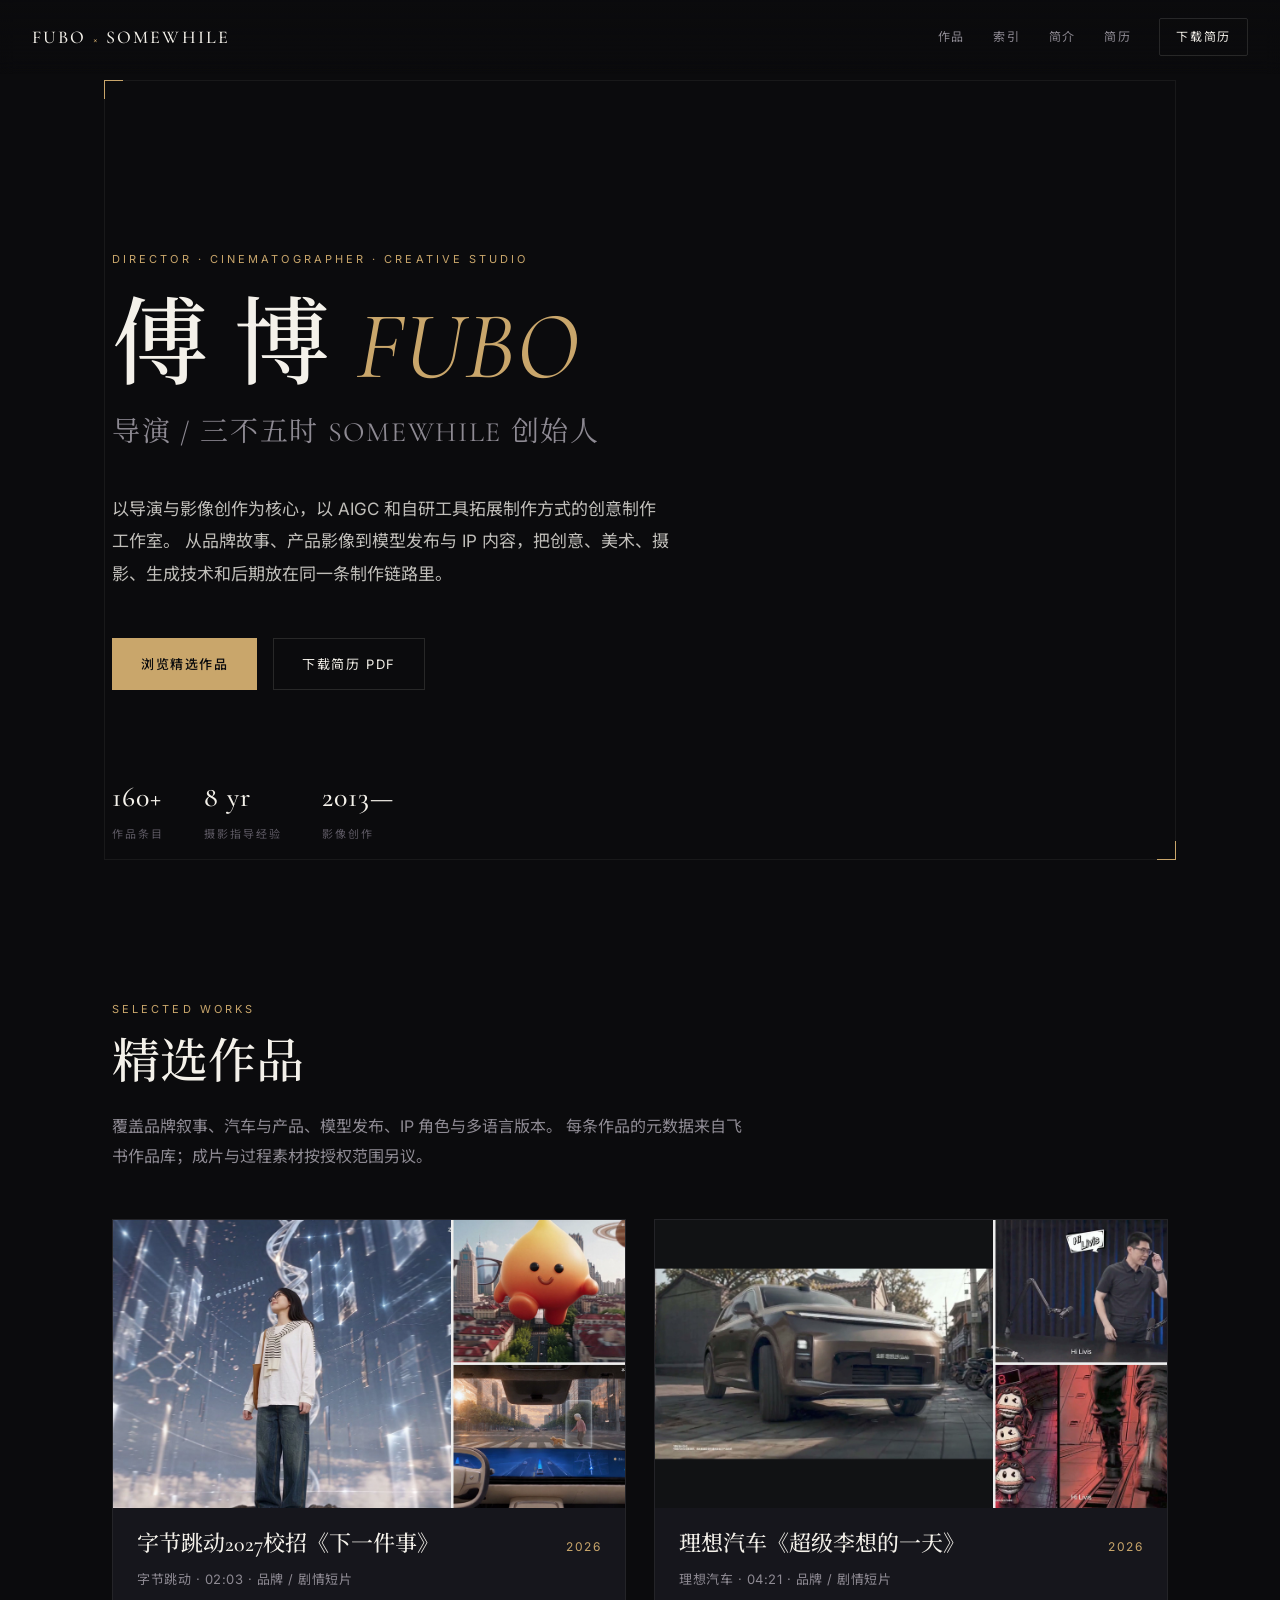
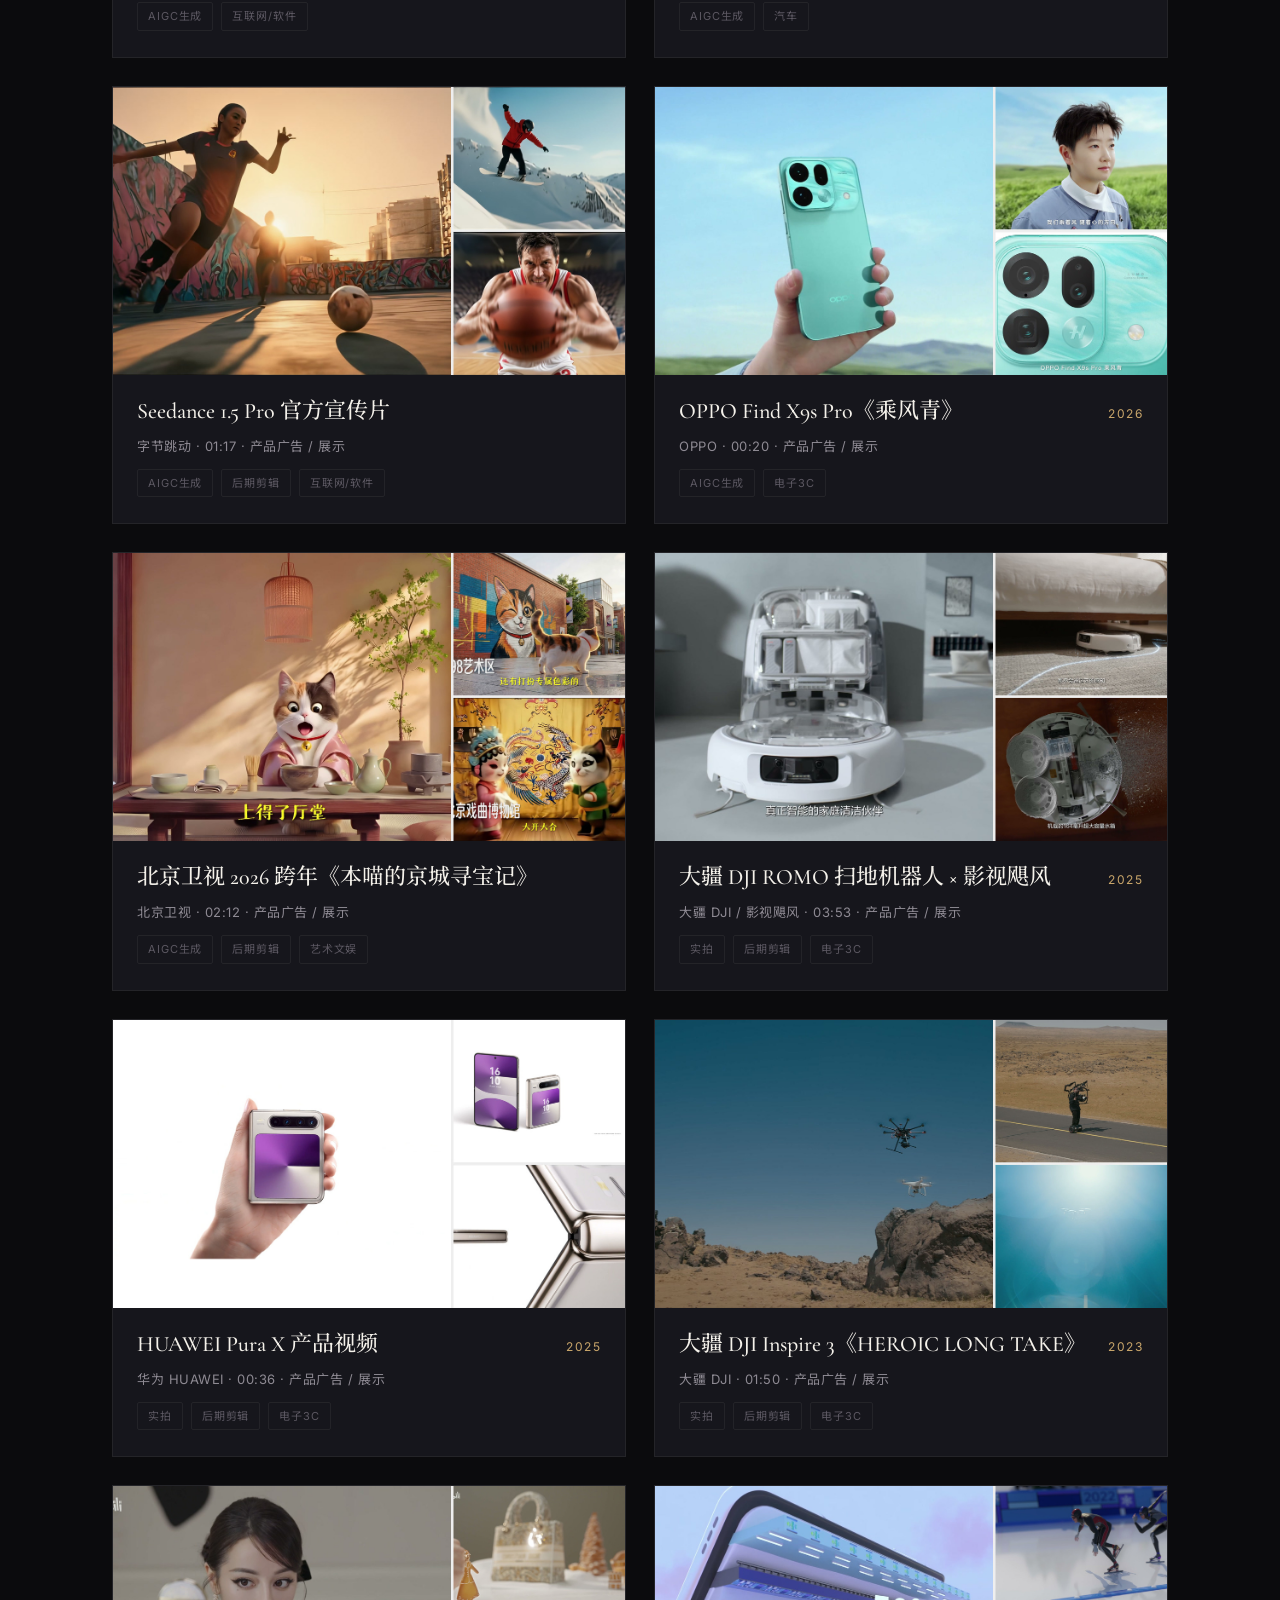
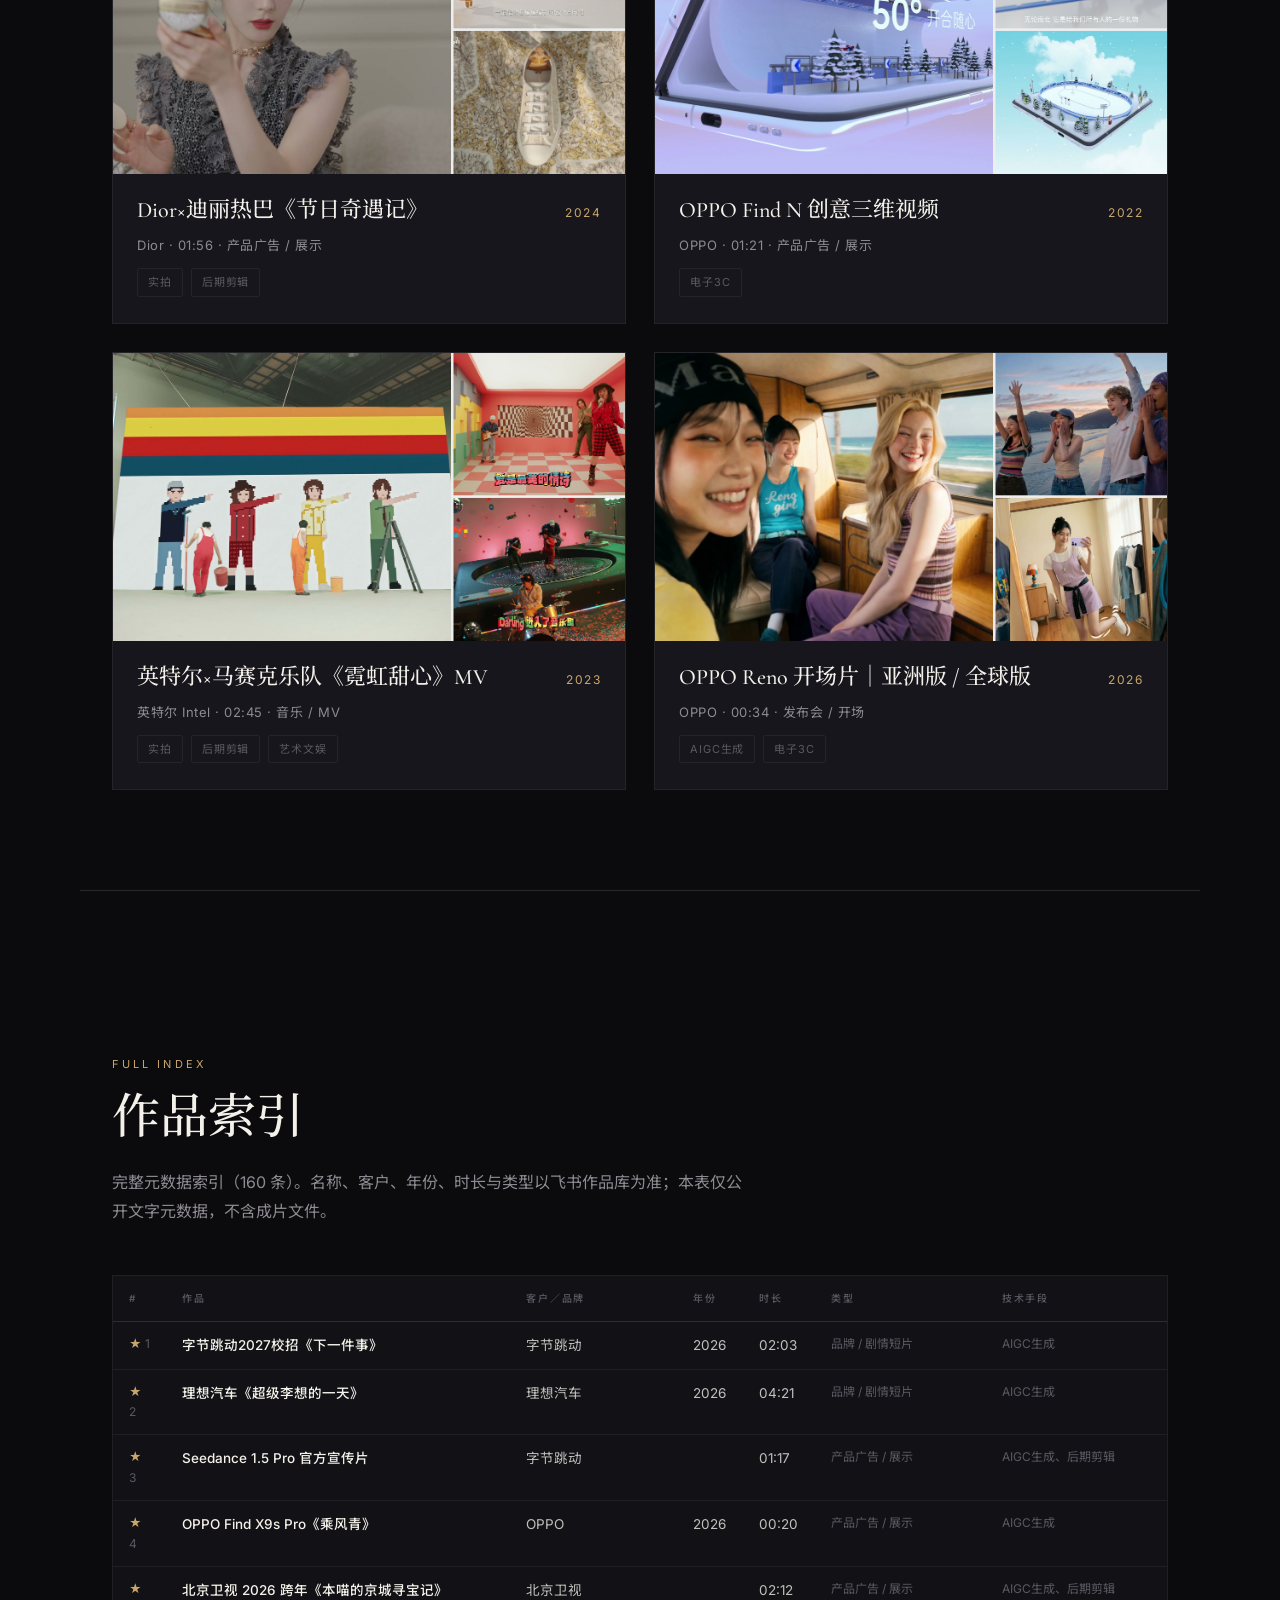
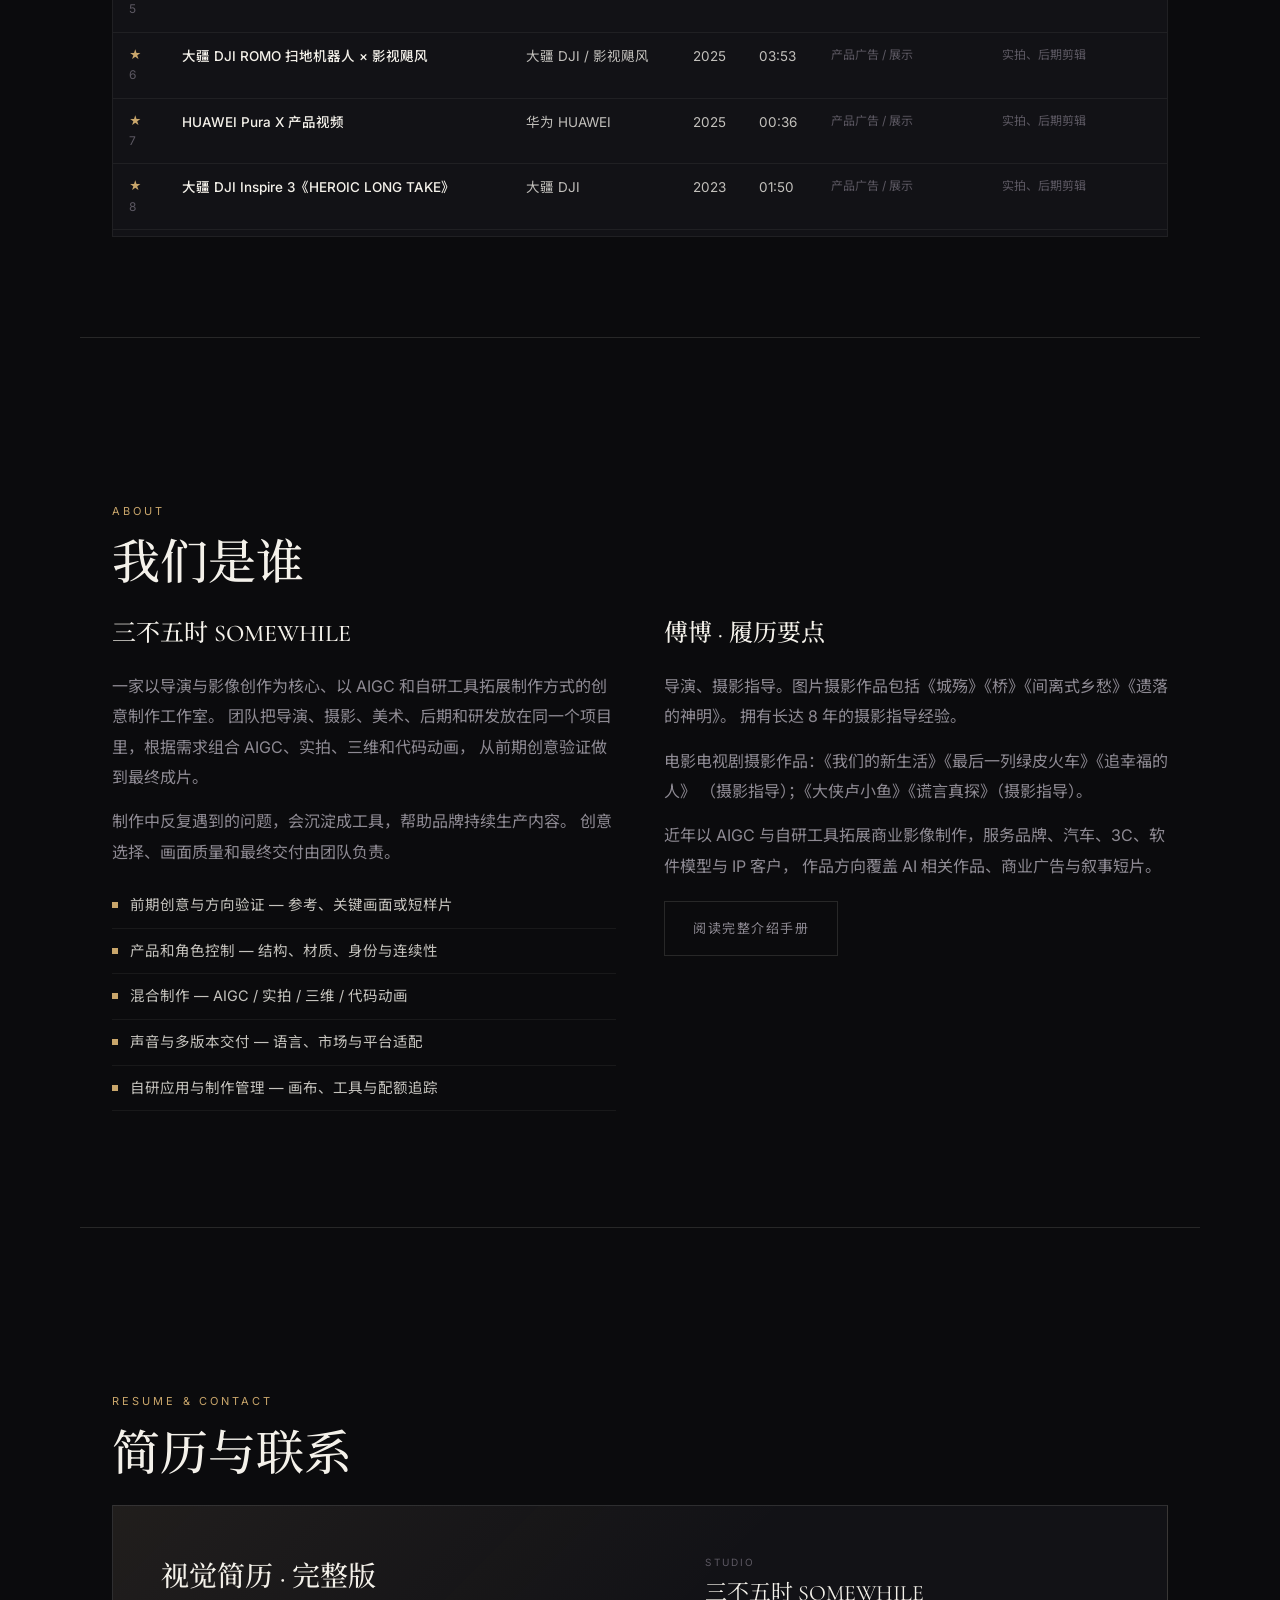
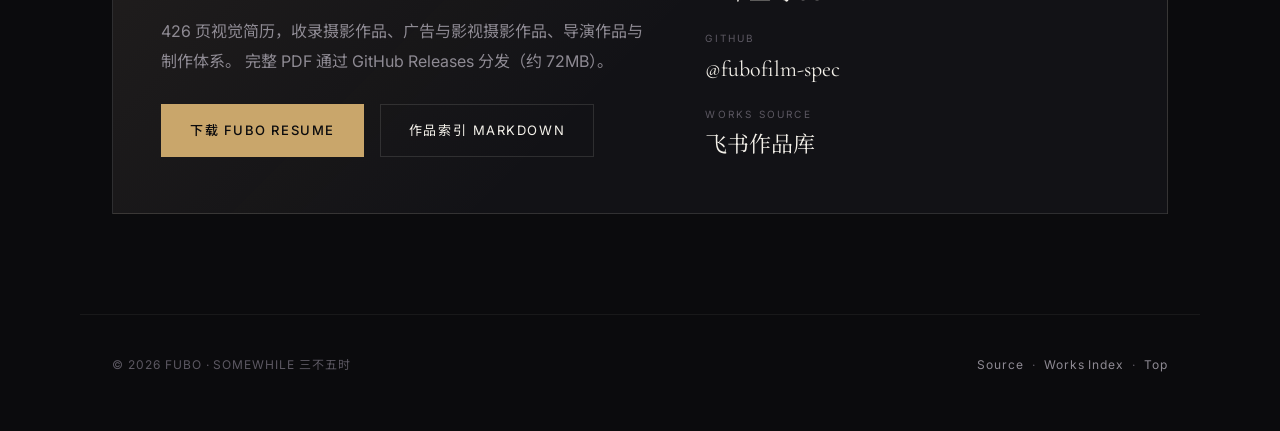
<file: docs/index.html>
<!DOCTYPE html>
<html lang="zh-CN">
<head>
<meta charset="UTF-8">
<meta name="viewport" content="width=device-width, initial-scale=1.0">
<title>FUBO · 傅博 — 导演 / SOMEWHILE 三不五时</title>
<meta name="description" content="导演傅博（FUBO）与三不五时 SOMEWHILE：以导演与影像创作为核心的商业影像与 AIGC 制作。作品集、简介与简历。">
<link rel="preconnect" href="https://fonts.googleapis.com">
<link rel="preconnect" href="https://fonts.gstatic.com" crossorigin>
<link href="https://fonts.googleapis.com/css2?family=Cormorant+Garamond:ital,wght@0,400;0,500;0,600;1,400&family=Inter:wght@300;400;500;600&family=Noto+Sans+SC:wght@300;400;500;700&family=Noto+Serif+SC:wght@400;500;600;700&display=swap" rel="stylesheet">
<style>
:root{
  --bg:#0B0B0D;
  --bg2:#121216;
  --surface:#16161C;
  --ink:#F4F1EA;
  --muted:#8E8A93;
  --dim:#5C5862;
  --accent:#C9A66B;
  --accent-soft:rgba(201,166,107,0.18);
  --line:rgba(244,241,234,0.12);
  --line-soft:rgba(244,241,234,0.06);
  --serif:"Cormorant Garamond","Noto Serif SC",Georgia,serif;
  --sans:"Inter","Noto Sans SC",-apple-system,BlinkMacSystemFont,"Segoe UI",sans-serif;
  --max:1120px;
}
*{margin:0;padding:0;box-sizing:border-box}
html{scroll-behavior:smooth}
body{
  background:var(--bg);
  color:var(--ink);
  font-family:var(--sans);
  font-size:16px;
  line-height:1.7;
  -webkit-font-smoothing:antialiased;
  overflow-x:hidden;
}
a{color:inherit;text-decoration:none}
img{display:block;max-width:100%}
::selection{background:var(--accent-soft);color:var(--ink)}

/* —— Nav —— */
.nav{
  position:fixed;top:0;left:0;right:0;z-index:100;
  display:flex;align-items:center;justify-content:space-between;
  padding:18px 32px;
  background:linear-gradient(to bottom,rgba(11,11,13,0.92),rgba(11,11,13,0.72),transparent);
  backdrop-filter:blur(8px);
  -webkit-backdrop-filter:blur(8px);
}
.nav-brand{
  font-family:var(--serif);
  font-size:18px;
  letter-spacing:0.12em;
  font-weight:500;
}
.nav-brand span{color:var(--accent);margin:0 6px;font-size:12px;vertical-align:middle}
.nav-links{display:flex;gap:28px;align-items:center}
.nav-links a{
  font-size:12px;letter-spacing:0.14em;text-transform:uppercase;
  color:var(--muted);transition:color .25s;
}
.nav-links a:hover{color:var(--ink)}
.nav-cta{
  border:1px solid var(--line);
  padding:8px 16px;border-radius:2px;
  color:var(--ink)!important;
  transition:border-color .25s,background .25s;
}
.nav-cta:hover{border-color:var(--accent);background:var(--accent-soft)}

/* —— Hero —— */
.hero{
  min-height:100vh;
  display:flex;flex-direction:column;justify-content:center;
  padding:120px 32px 80px;
  position:relative;
  max-width:var(--max);margin:0 auto;
}
.hero-frame{
  position:absolute;inset:80px 24px 40px;
  border:1px solid var(--line-soft);
  pointer-events:none;
}
.hero-frame::before,.hero-frame::after{
  content:"";position:absolute;width:18px;height:18px;
  border-color:var(--accent);border-style:solid;
}
.hero-frame::before{top:-1px;left:-1px;border-width:1px 0 0 1px}
.hero-frame::after{bottom:-1px;right:-1px;border-width:0 1px 1px 0}
.hero-kicker{
  font-size:11px;letter-spacing:0.28em;text-transform:uppercase;
  color:var(--accent);margin-bottom:28px;
}
.hero h1{
  font-family:var(--serif);
  font-size:clamp(52px,9vw,96px);
  font-weight:500;
  line-height:1.05;
  letter-spacing:0.02em;
  margin-bottom:12px;
}
.hero h1 em{
  font-style:italic;font-weight:400;
  color:var(--accent);
}
.hero-role{
  font-family:var(--serif);
  font-size:clamp(20px,3vw,28px);
  color:var(--muted);
  font-weight:400;
  letter-spacing:0.06em;
  margin-bottom:36px;
}
.hero-def{
  max-width:560px;
  font-size:17px;
  color:rgba(244,241,234,0.78);
  line-height:1.9;
  margin-bottom:48px;
}
.hero-actions{display:flex;gap:16px;flex-wrap:wrap}
.btn{
  display:inline-flex;align-items:center;gap:10px;
  padding:14px 28px;
  font-size:13px;letter-spacing:0.12em;text-transform:uppercase;
  border:1px solid var(--line);
  transition:all .3s;
}
.btn-primary{
  background:var(--accent);border-color:var(--accent);
  color:#0B0B0D;font-weight:500;
}
.btn-primary:hover{filter:brightness(1.08);transform:translateY(-1px)}
.btn-ghost:hover{border-color:var(--accent);color:var(--accent)}
.hero-meta{
  position:absolute;bottom:56px;left:32px;right:32px;
  display:flex;gap:40px;flex-wrap:wrap;
  font-size:11px;letter-spacing:0.18em;text-transform:uppercase;
  color:var(--dim);
}
.hero-meta strong{
  display:block;font-family:var(--serif);
  font-size:28px;letter-spacing:0.04em;
  color:var(--ink);font-weight:500;margin-bottom:4px;
  text-transform:none;
}

/* —— Sections —— */
section{padding:100px 32px;max-width:var(--max);margin:0 auto}
.section-label{
  font-size:11px;letter-spacing:0.28em;text-transform:uppercase;
  color:var(--accent);margin-bottom:16px;
}
.section-title{
  font-family:var(--serif);
  font-size:clamp(32px,5vw,48px);
  font-weight:500;line-height:1.2;
  margin-bottom:20px;
}
.section-desc{
  max-width:640px;color:var(--muted);
  font-size:16px;line-height:1.85;margin-bottom:48px;
}
.rule{
  height:1px;background:var(--line);
  margin:0 auto 64px;max-width:var(--max);
}

/* —— Works grid —— */
.works-grid{
  display:grid;
  grid-template-columns:repeat(2,1fr);
  gap:28px;
}
.work-card{
  position:relative;
  background:var(--surface);
  border:1px solid var(--line-soft);
  overflow:hidden;
  transition:border-color .3s,transform .3s;
}
.work-card:hover{border-color:rgba(201,166,107,0.4);transform:translateY(-3px)}
.work-card img{
  width:100%;aspect-ratio:16/9;object-fit:cover;
  transition:transform .6s ease,filter .4s;
  filter:saturate(0.92);
}
.work-card:hover img{transform:scale(1.03);filter:saturate(1)}
.work-card-body{padding:22px 24px 26px}
.work-card-top{
  display:flex;justify-content:space-between;align-items:baseline;
  margin-bottom:8px;gap:12px;
}
.work-card h3{
  font-family:var(--serif);
  font-size:22px;font-weight:500;line-height:1.35;
}
.work-year{
  font-size:12px;letter-spacing:0.12em;color:var(--accent);
  white-space:nowrap;
}
.work-client{
  font-size:13px;color:var(--muted);margin-bottom:12px;letter-spacing:0.04em;
}
.work-tags{display:flex;flex-wrap:wrap;gap:8px}
.tag{
  font-size:11px;letter-spacing:0.08em;
  padding:4px 10px;
  border:1px solid var(--line-soft);
  color:var(--dim);
  border-radius:2px;
}

/* —— Index table —— */
.index-wrap{
  border:1px solid var(--line-soft);
  background:var(--bg2);
  overflow:hidden;
}
.index-scroll{max-height:560px;overflow-y:auto}
.index-scroll::-webkit-scrollbar{width:6px}
.index-scroll::-webkit-scrollbar-thumb{background:var(--line);border-radius:3px}
table.works-table{width:100%;border-collapse:collapse;font-size:13.5px}
.works-table thead{
  position:sticky;top:0;background:var(--bg2);z-index:2;
}
.works-table th{
  text-align:left;padding:14px 16px;
  font-size:10px;letter-spacing:0.18em;text-transform:uppercase;
  color:var(--dim);font-weight:500;
  border-bottom:1px solid var(--line);
}
.works-table td{
  padding:12px 16px;
  border-bottom:1px solid var(--line-soft);
  color:rgba(244,241,234,0.78);
  vertical-align:top;
}
.works-table tr:hover td{background:rgba(201,166,107,0.05);color:var(--ink)}
.works-table .t-title{color:var(--ink);font-weight:500}
.works-table .t-muted{color:var(--dim);font-size:12px}

/* —— About —— */
.about-grid{
  display:grid;grid-template-columns:1fr 1fr;gap:48px;
}
.about-block h3{
  font-family:var(--serif);font-size:24px;font-weight:500;
  margin-bottom:16px;
}
.about-block p{color:var(--muted);margin-bottom:14px;line-height:1.9}
.about-block ul{list-style:none;margin:16px 0}
.about-block li{
  padding:10px 0;border-bottom:1px solid var(--line-soft);
  color:rgba(244,241,234,0.8);font-size:14.5px;
  display:flex;gap:12px;
}
.about-block li::before{
  content:"";width:6px;height:6px;margin-top:9px;
  background:var(--accent);flex-shrink:0;
}

/* —— Resume / Contact —— */
.resume-panel{
  display:grid;grid-template-columns:1.2fr 1fr;gap:48px;
  padding:48px;
  border:1px solid var(--line);
  background:
    linear-gradient(135deg,rgba(201,166,107,0.08),transparent 50%),
    var(--bg2);
}
.resume-panel h3{
  font-family:var(--serif);font-size:28px;font-weight:500;
  margin-bottom:16px;
}
.resume-panel p{color:var(--muted);margin-bottom:28px;line-height:1.85}
.contact-lines{display:flex;flex-direction:column;gap:18px}
.contact-item .label{
  font-size:10px;letter-spacing:0.22em;text-transform:uppercase;
  color:var(--dim);margin-bottom:4px;
}
.contact-item .value{
  font-family:var(--serif);font-size:22px;
  color:var(--ink);
}
.contact-item a:hover{color:var(--accent)}

/* —— Footer —— */
footer{
  border-top:1px solid var(--line-soft);
  padding:40px 32px 56px;
  max-width:var(--max);margin:0 auto;
  display:flex;justify-content:space-between;align-items:center;
  flex-wrap:wrap;gap:16px;
  font-size:12px;color:var(--dim);letter-spacing:0.08em;
}
footer a{color:var(--muted)}
footer a:hover{color:var(--accent)}

/* —— Responsive —— */
@media (max-width:860px){
  .nav{padding:14px 20px}
  .nav-links a:not(.nav-cta){display:none}
  .hero{padding:100px 20px 80px}
  .hero-frame{inset:72px 12px 32px}
  .hero-meta{left:20px;right:20px;gap:24px}
  section{padding:72px 20px}
  .works-grid{grid-template-columns:1fr}
  .about-grid{grid-template-columns:1fr;gap:36px}
  .resume-panel{grid-template-columns:1fr;padding:32px 24px}
  .index-scroll{max-height:420px}
}
</style>
</head>
<body>

<nav class="nav">
  <a class="nav-brand" href="#top">FUBO<span>×</span>SOMEWHILE</a>
  <div class="nav-links">
    <a href="#works">作品</a>
    <a href="#index">索引</a>
    <a href="#about">简介</a>
    <a href="#resume">简历</a>
    <a class="nav-cta" href="#resume">下载简历</a>
  </div>
</nav>

<header class="hero" id="top">
  <div class="hero-frame" aria-hidden="true"></div>
  <div class="hero-kicker">Director · Cinematographer · Creative Studio</div>
  <h1>傅 博 <em>FUBO</em></h1>
  <div class="hero-role">导演 / 三不五时 SOMEWHILE 创始人</div>
  <p class="hero-def">
    以导演与影像创作为核心，以 AIGC 和自研工具拓展制作方式的创意制作工作室。
    从品牌故事、产品影像到模型发布与 IP 内容，把创意、美术、摄影、生成技术和后期放在同一条制作链路里。
  </p>
  <div class="hero-actions">
    <a class="btn btn-primary" href="#works">浏览精选作品</a>
    <a class="btn btn-ghost" href="https://github.com/fubofilm-spec/about-fubo/releases/latest" target="_blank" rel="noopener">下载简历 PDF</a>
  </div>
  <div class="hero-meta">
    <div><strong>160+</strong>作品条目</div>
    <div><strong>8 yr</strong>摄影指导经验</div>
    <div><strong>2013—</strong>影像创作</div>
  </div>
</header>

<section id="works">
  <div class="section-label">Selected Works</div>
  <h2 class="section-title">精选作品</h2>
  <p class="section-desc">
    覆盖品牌叙事、汽车与产品、模型发布、IP 角色与多语言版本。
    每条作品的元数据来自飞书作品库；成片与过程素材按授权范围另议。
  </p>
  <div class="works-grid" id="works-grid">
    <!-- filled by site.js from works.json -->
  </div>
</section>

<div class="rule"></div>

<section id="index">
  <div class="section-label">Full Index</div>
  <h2 class="section-title">作品索引</h2>
  <p class="section-desc">
    完整元数据索引（160 条）。名称、客户、年份、时长与类型以飞书作品库为准；本表仅公开文字元数据，不含成片文件。
  </p>
  <div class="index-wrap">
    <div class="index-scroll">
      <table class="works-table">
        <thead>
          <tr>
            <th style="width:48px">#</th>
            <th>作品</th>
            <th>客户／品牌</th>
            <th>年份</th>
            <th>时长</th>
            <th>类型</th>
            <th>技术手段</th>
          </tr>
        </thead>
        <tbody id="index-body"></tbody>
      </table>
    </div>
  </div>
</section>

<div class="rule"></div>

<section id="about">
  <div class="section-label">About</div>
  <h2 class="section-title">我们是谁</h2>
  <div class="about-grid">
    <div class="about-block">
      <h3>三不五时 SOMEWHILE</h3>
      <p>
        一家以导演与影像创作为核心、以 AIGC 和自研工具拓展制作方式的创意制作工作室。
        团队把导演、摄影、美术、后期和研发放在同一个项目里，根据需求组合 AIGC、实拍、三维和代码动画，
        从前期创意验证做到最终成片。
      </p>
      <p>
        制作中反复遇到的问题，会沉淀成工具，帮助品牌持续生产内容。
        创意选择、画面质量和最终交付由团队负责。
      </p>
      <ul>
        <li>前期创意与方向验证 — 参考、关键画面或短样片</li>
        <li>产品和角色控制 — 结构、材质、身份与连续性</li>
        <li>混合制作 — AIGC / 实拍 / 三维 / 代码动画</li>
        <li>声音与多版本交付 — 语言、市场与平台适配</li>
        <li>自研应用与制作管理 — 画布、工具与配额追踪</li>
      </ul>
    </div>
    <div class="about-block">
      <h3>傅博 · 履历要点</h3>
      <p>
        导演、摄影指导。图片摄影作品包括《城殇》《桥》《间离式乡愁》《遗落的神明》。
        拥有长达 8 年的摄影指导经验。
      </p>
      <p>
        电影电视剧摄影作品：《我们的新生活》《最后一列绿皮火车》《追幸福的人》
        （摄影指导）；《大侠卢小鱼》《谎言真探》（摄影指导）。
      </p>
      <p>
        近年以 AIGC 与自研工具拓展商业影像制作，服务品牌、汽车、3C、软件模型与 IP 客户，
        作品方向覆盖 AI 相关作品、商业广告与叙事短片。
      </p>
      <p style="margin-top:20px">
        <a class="btn btn-ghost" href="content/handbook.html" style="display:inline-flex">阅读完整介绍手册</a>
      </p>
    </div>
  </div>
</section>

<div class="rule"></div>

<section id="resume">
  <div class="section-label">Resume & Contact</div>
  <h2 class="section-title">简历与联系</h2>
  <div class="resume-panel">
    <div>
      <h3>视觉简历 · 完整版</h3>
      <p>
        426 页视觉简历，收录摄影作品、广告与影视摄影作品、导演作品与制作体系。
        完整 PDF 通过 GitHub Releases 分发（约 72MB）。
      </p>
      <div class="hero-actions">
        <a class="btn btn-primary" href="https://github.com/fubofilm-spec/about-fubo/releases/latest" target="_blank" rel="noopener">下载 FUBO RESUME</a>
        <a class="btn btn-ghost" href="https://github.com/fubofilm-spec/about-fubo/blob/main/content/works.md" target="_blank" rel="noopener">作品索引 Markdown</a>
      </div>
    </div>
    <div class="contact-lines">
      <div class="contact-item">
        <div class="label">Studio</div>
        <div class="value">三不五时 SOMEWHILE</div>
      </div>
      <div class="contact-item">
        <div class="label">GitHub</div>
        <div class="value"><a href="https://github.com/fubofilm-spec" target="_blank" rel="noopener">@fubofilm-spec</a></div>
      </div>
      <div class="contact-item">
        <div class="label">Works Source</div>
        <div class="value"><a href="https://voivnwq5c1.feishu.cn/base/FKSWbJKAqa6E0Fs7lEtca0nOnab" target="_blank" rel="noopener">飞书作品库</a></div>
      </div>
    </div>
  </div>
</section>

<footer>
  <div>© 2026 FUBO · SOMEWHILE 三不五时</div>
  <div>
    <a href="https://github.com/fubofilm-spec/about-fubo" target="_blank" rel="noopener">Source</a>
    &nbsp;·&nbsp;
    <a href="content/works.md">Works Index</a>
    &nbsp;·&nbsp;
    <a href="#top">Top</a>
  </div>
</footer>

<script src="assets/works-data.js"></script>
<script src="assets/site.js"></script>
</body>
</html>
</file>
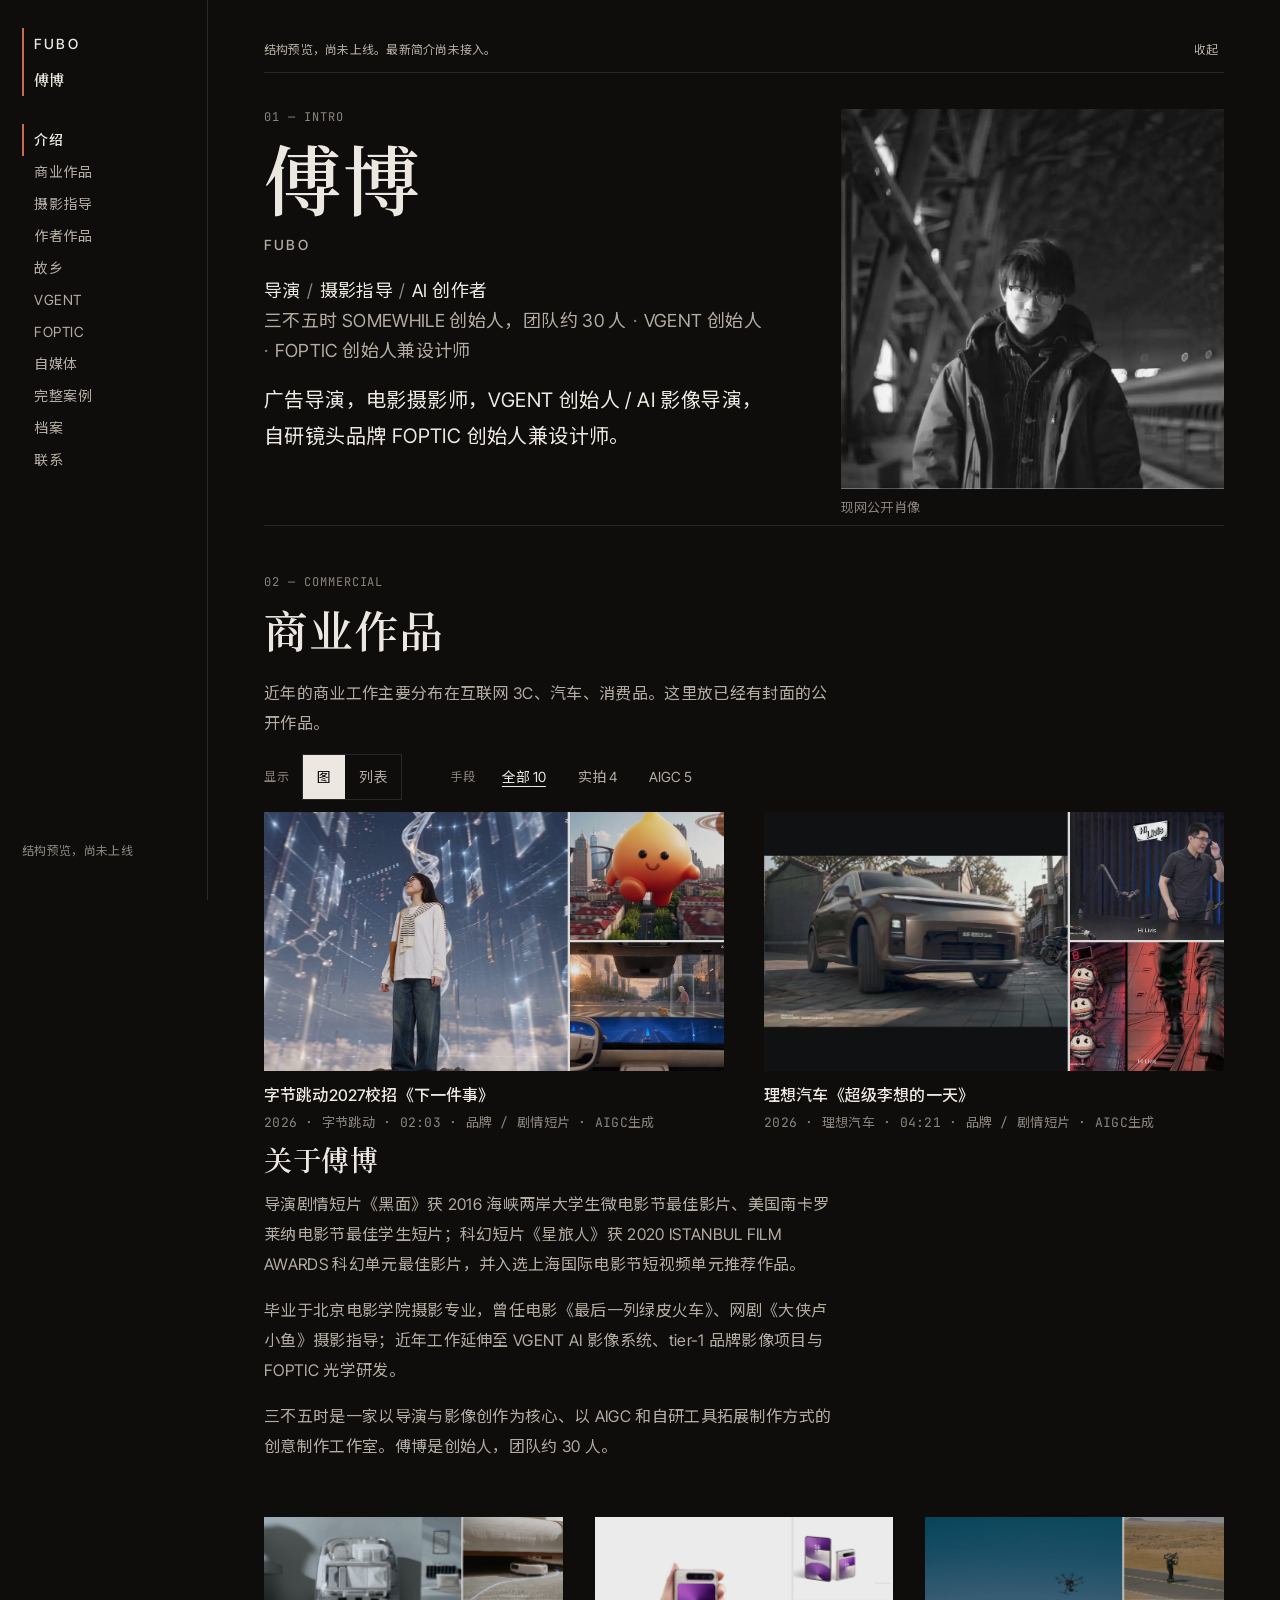
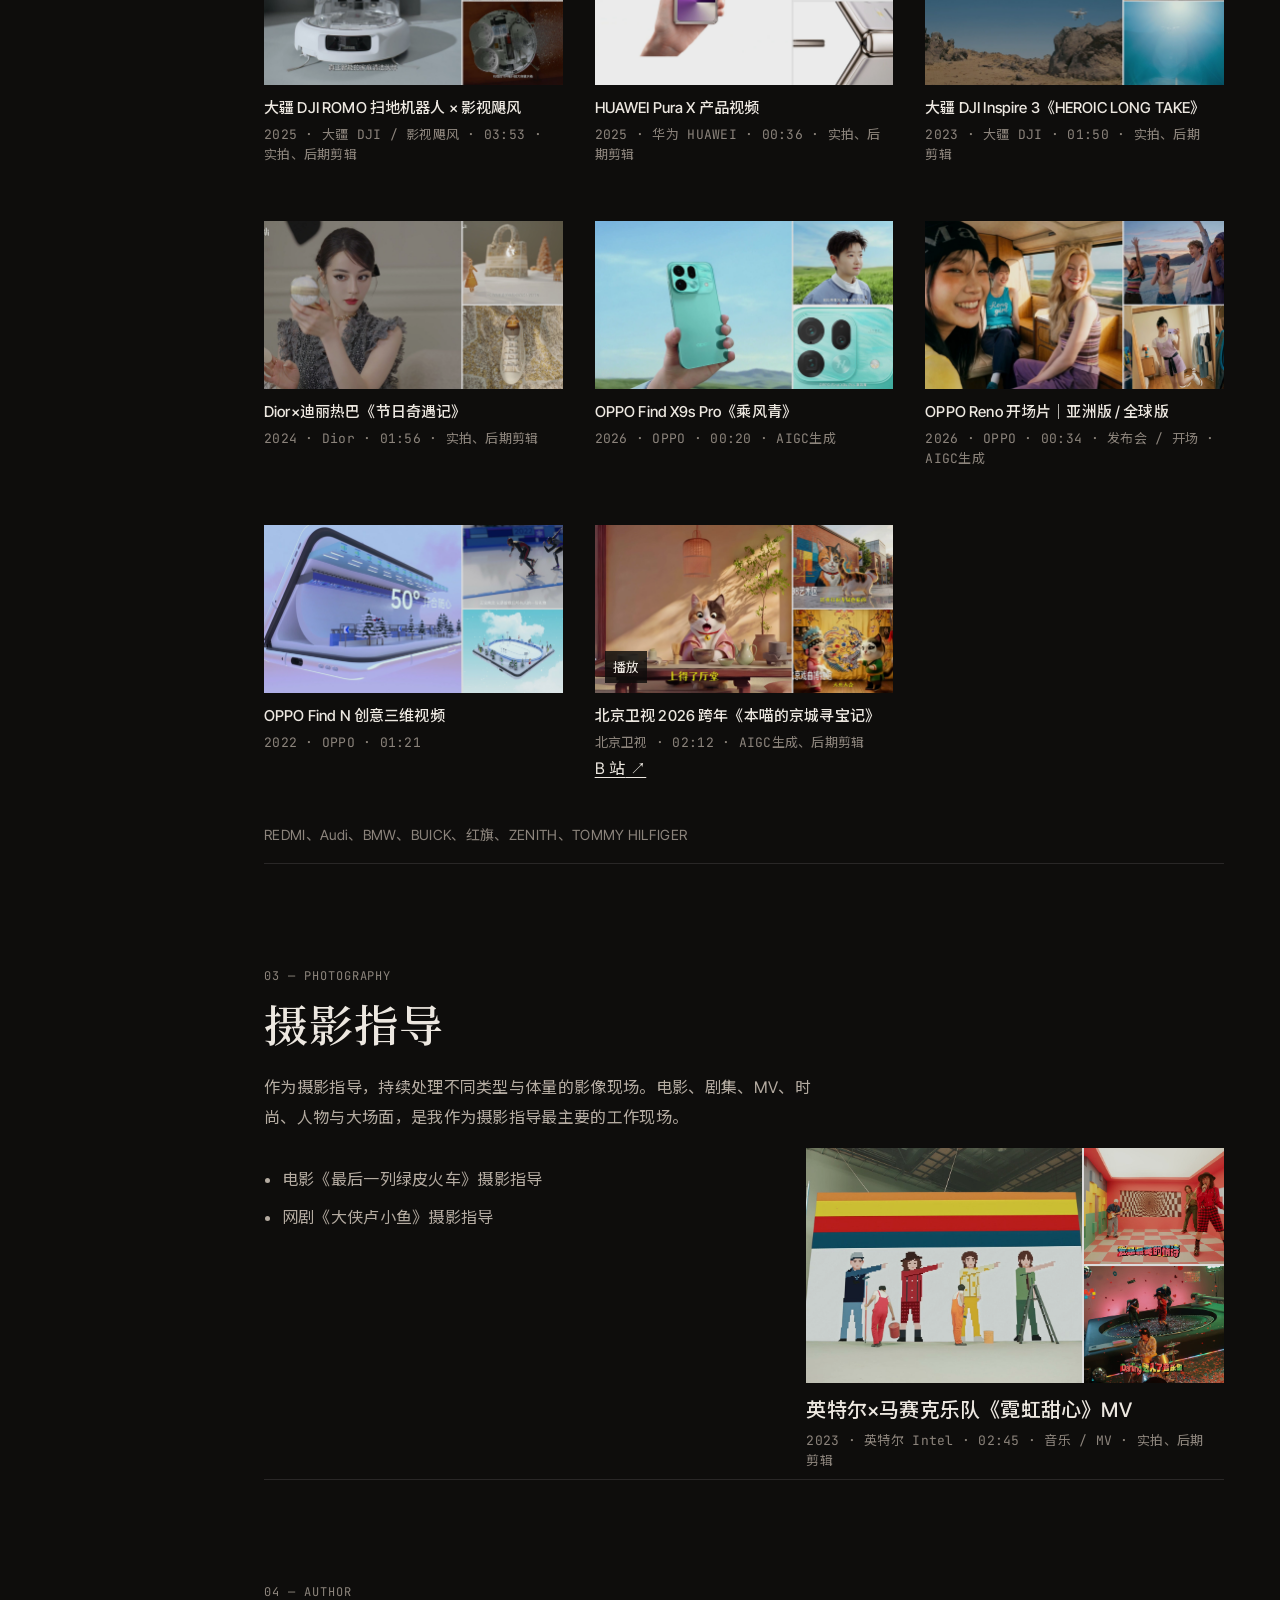
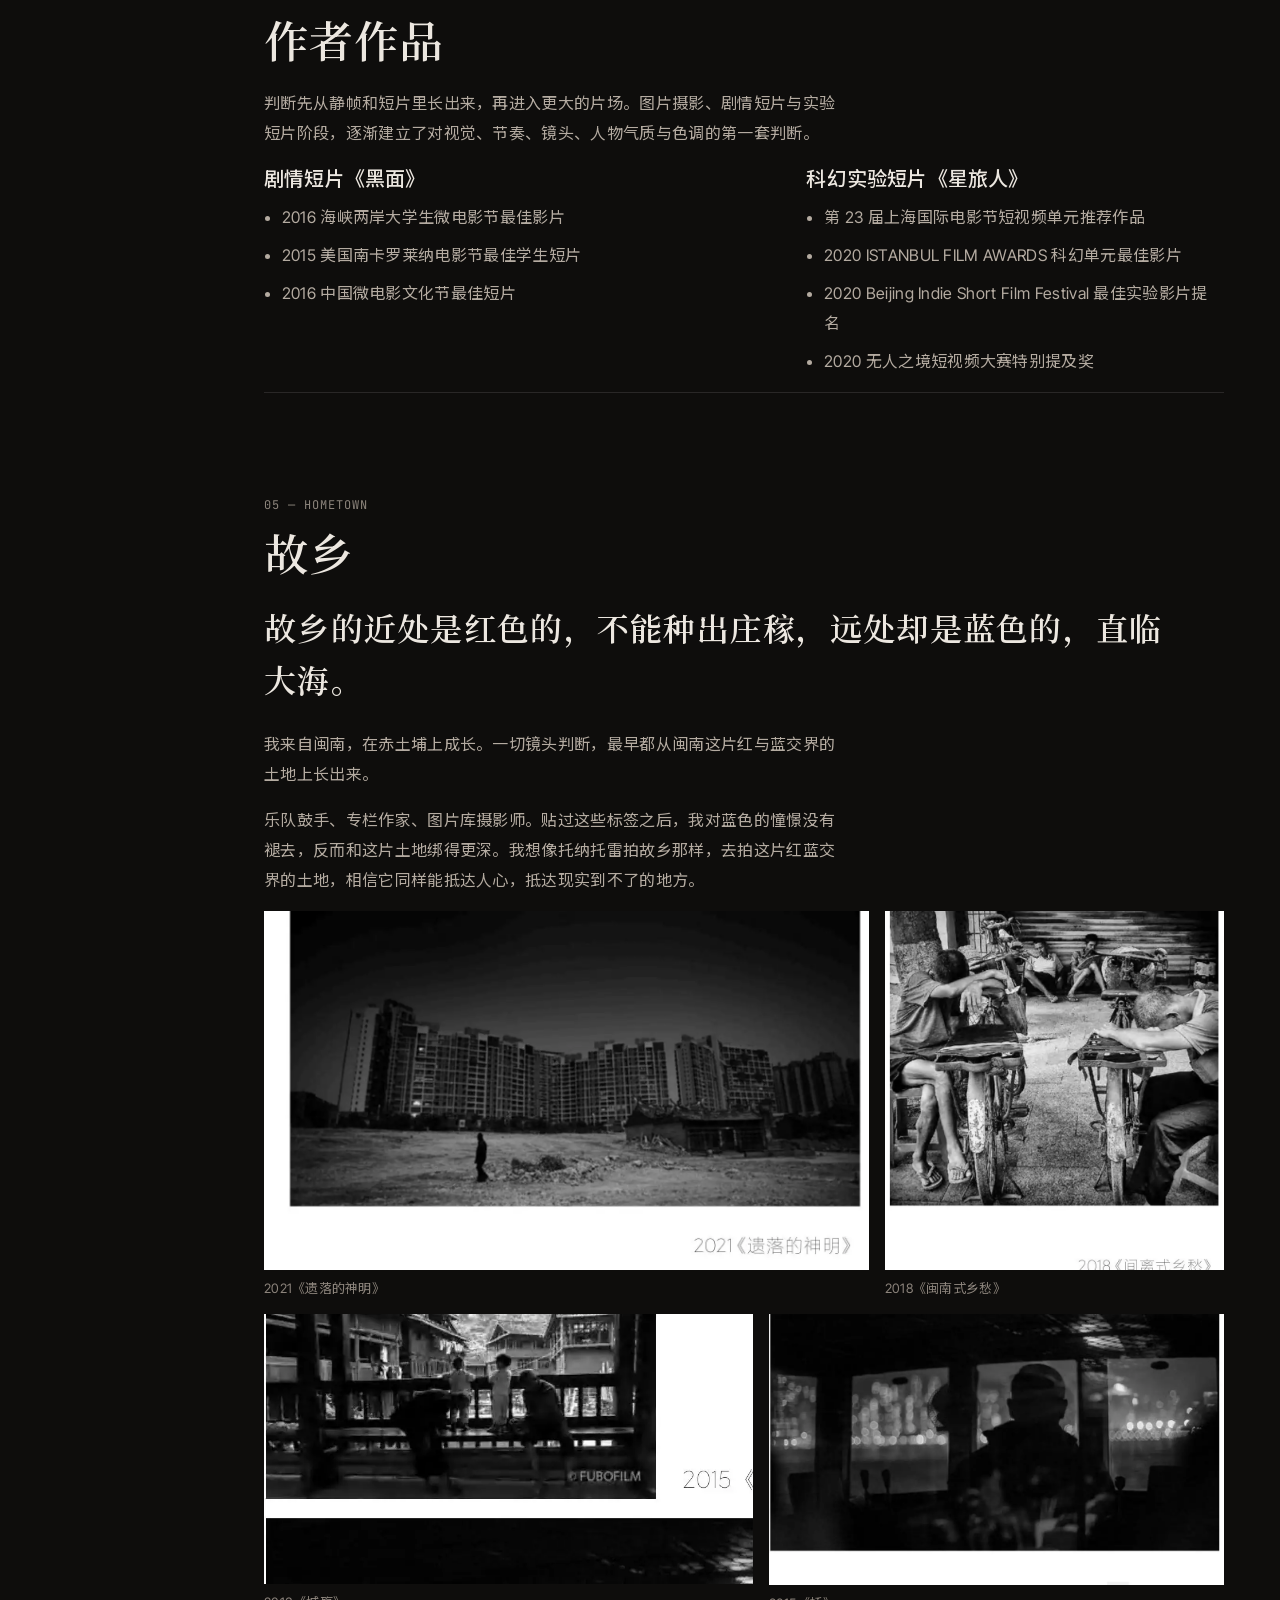
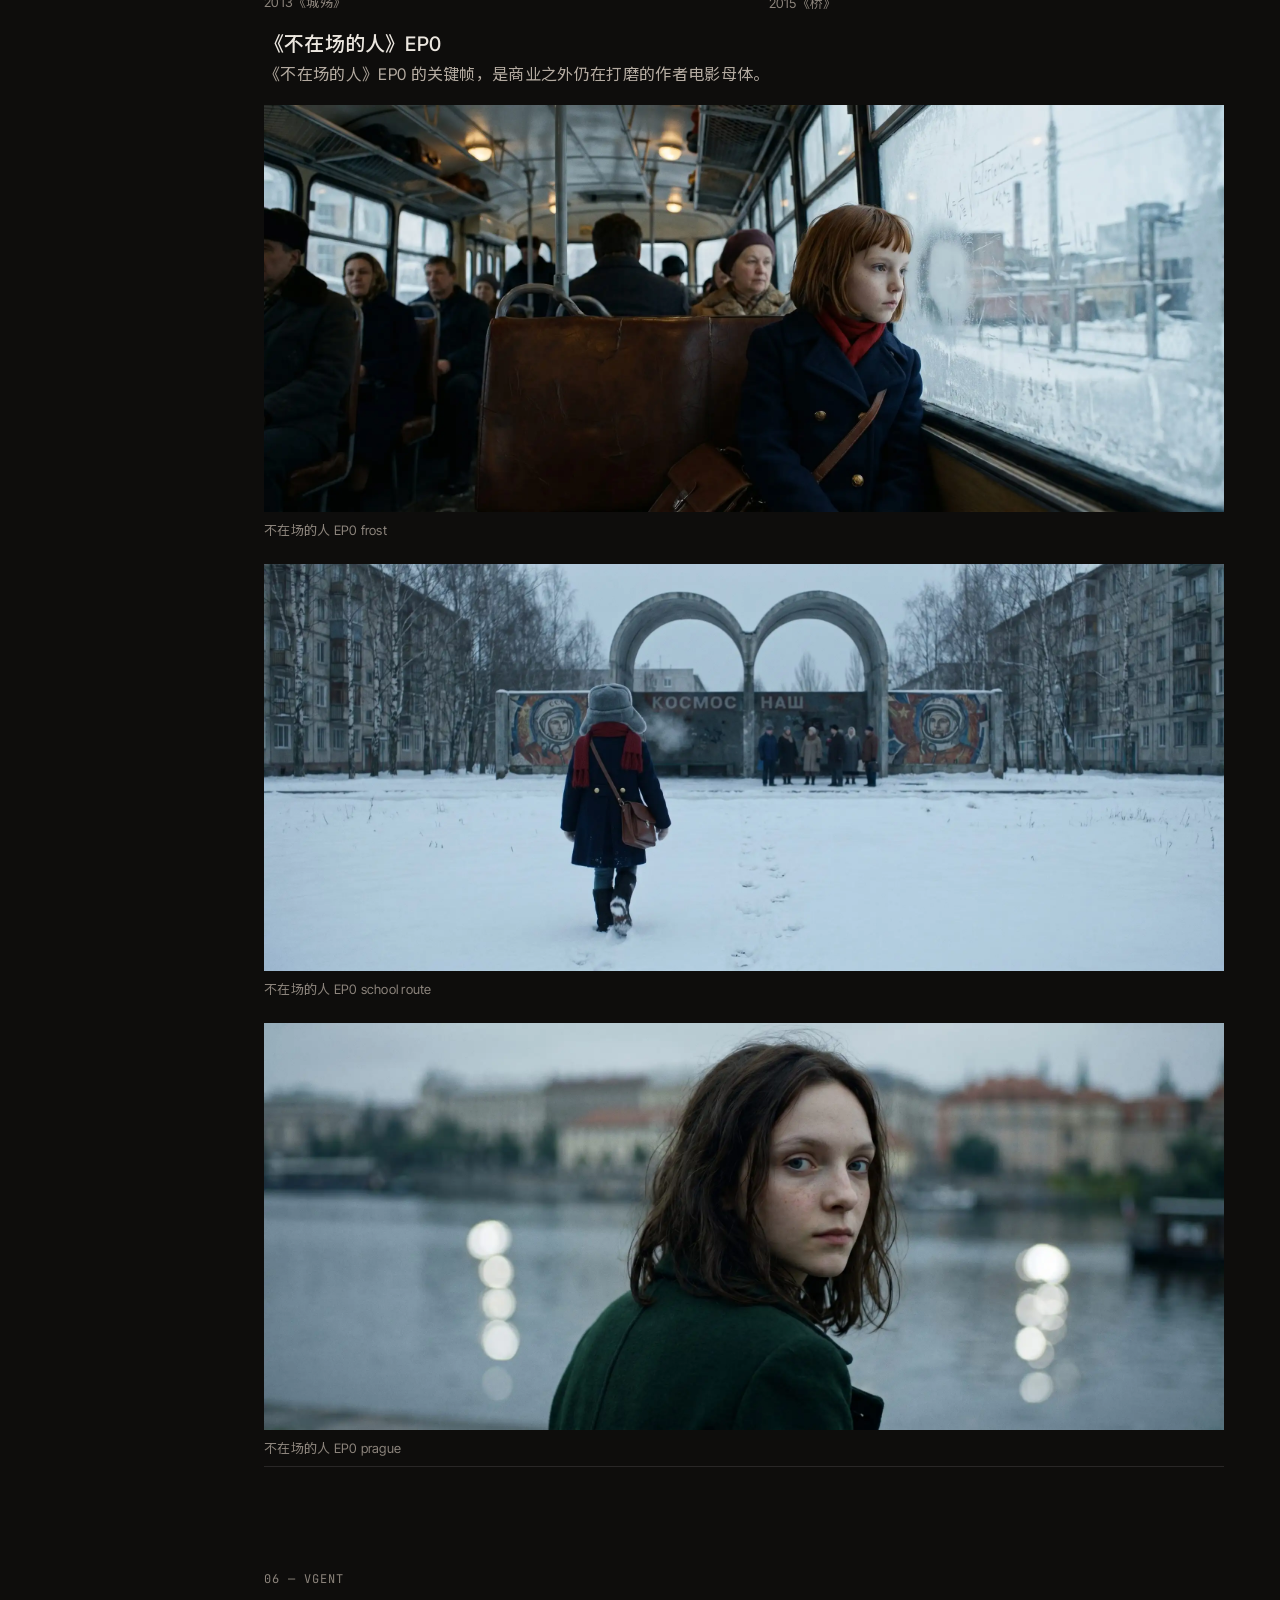
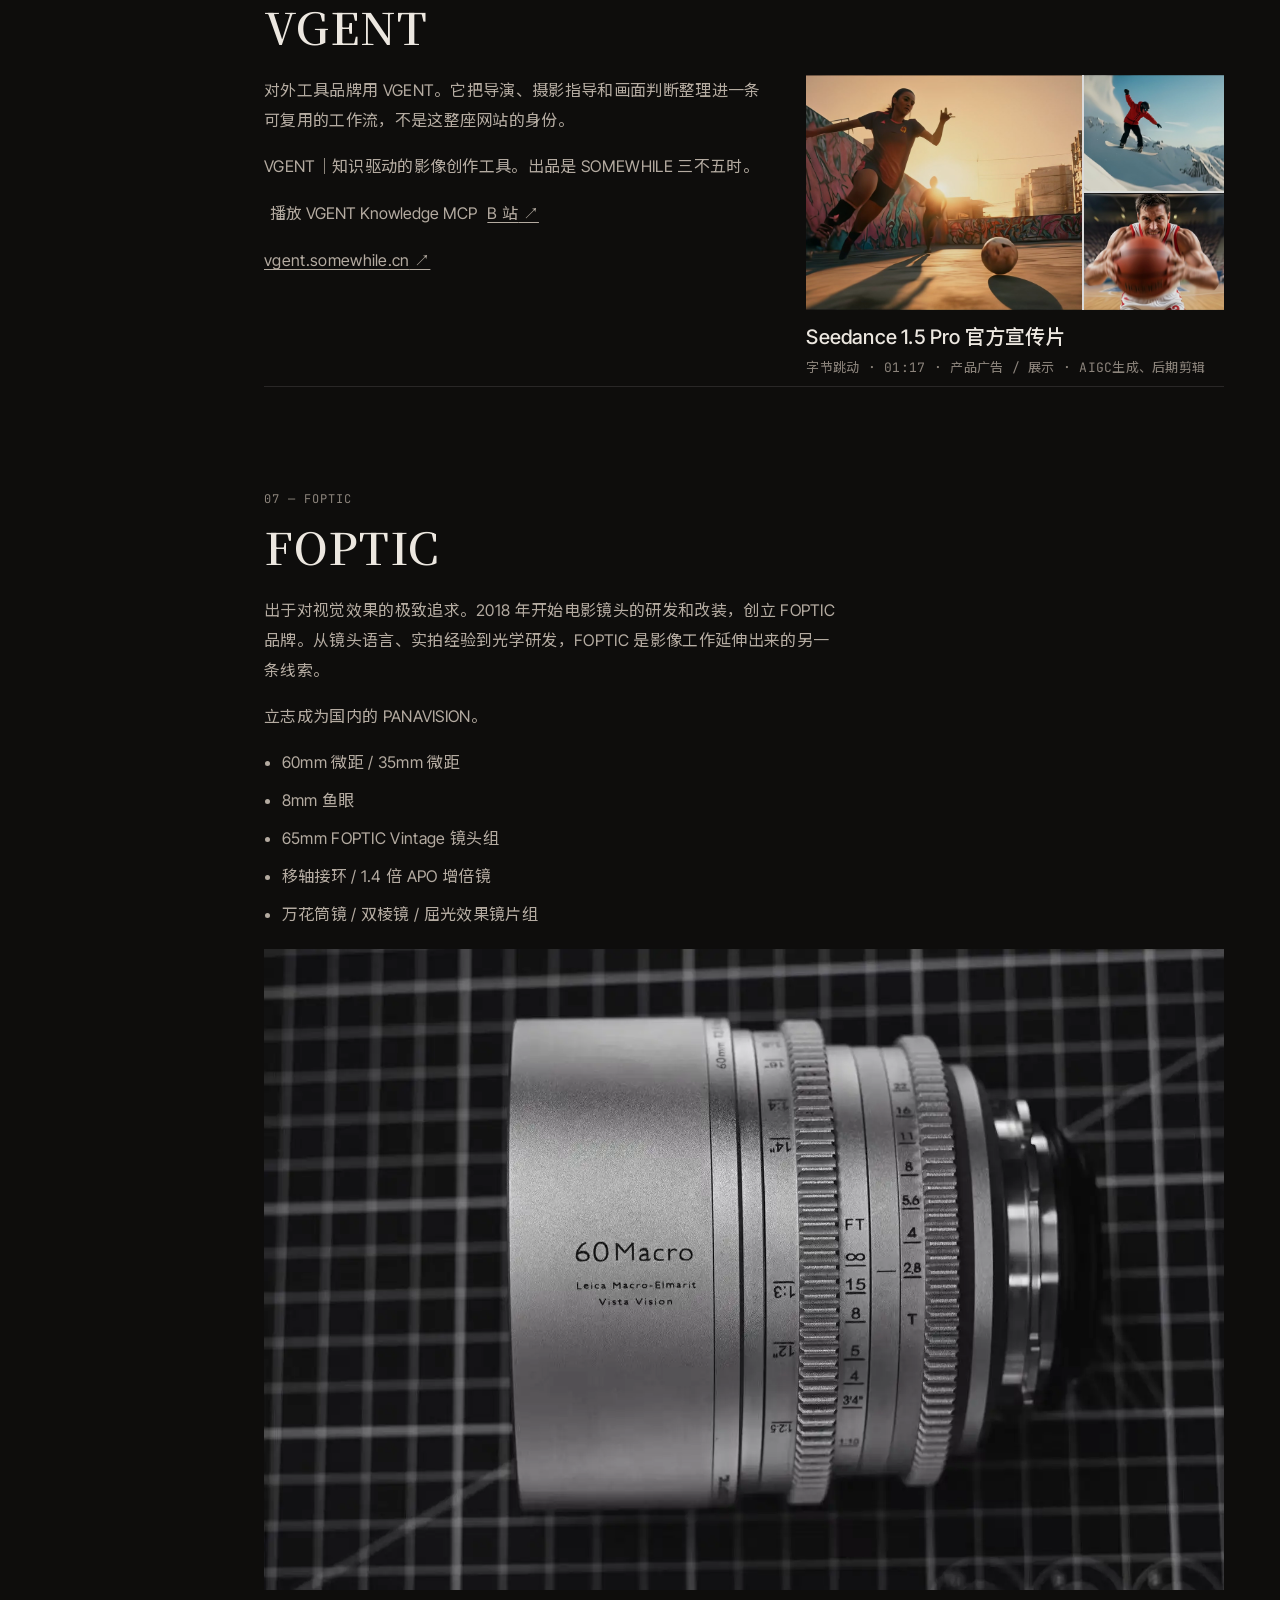
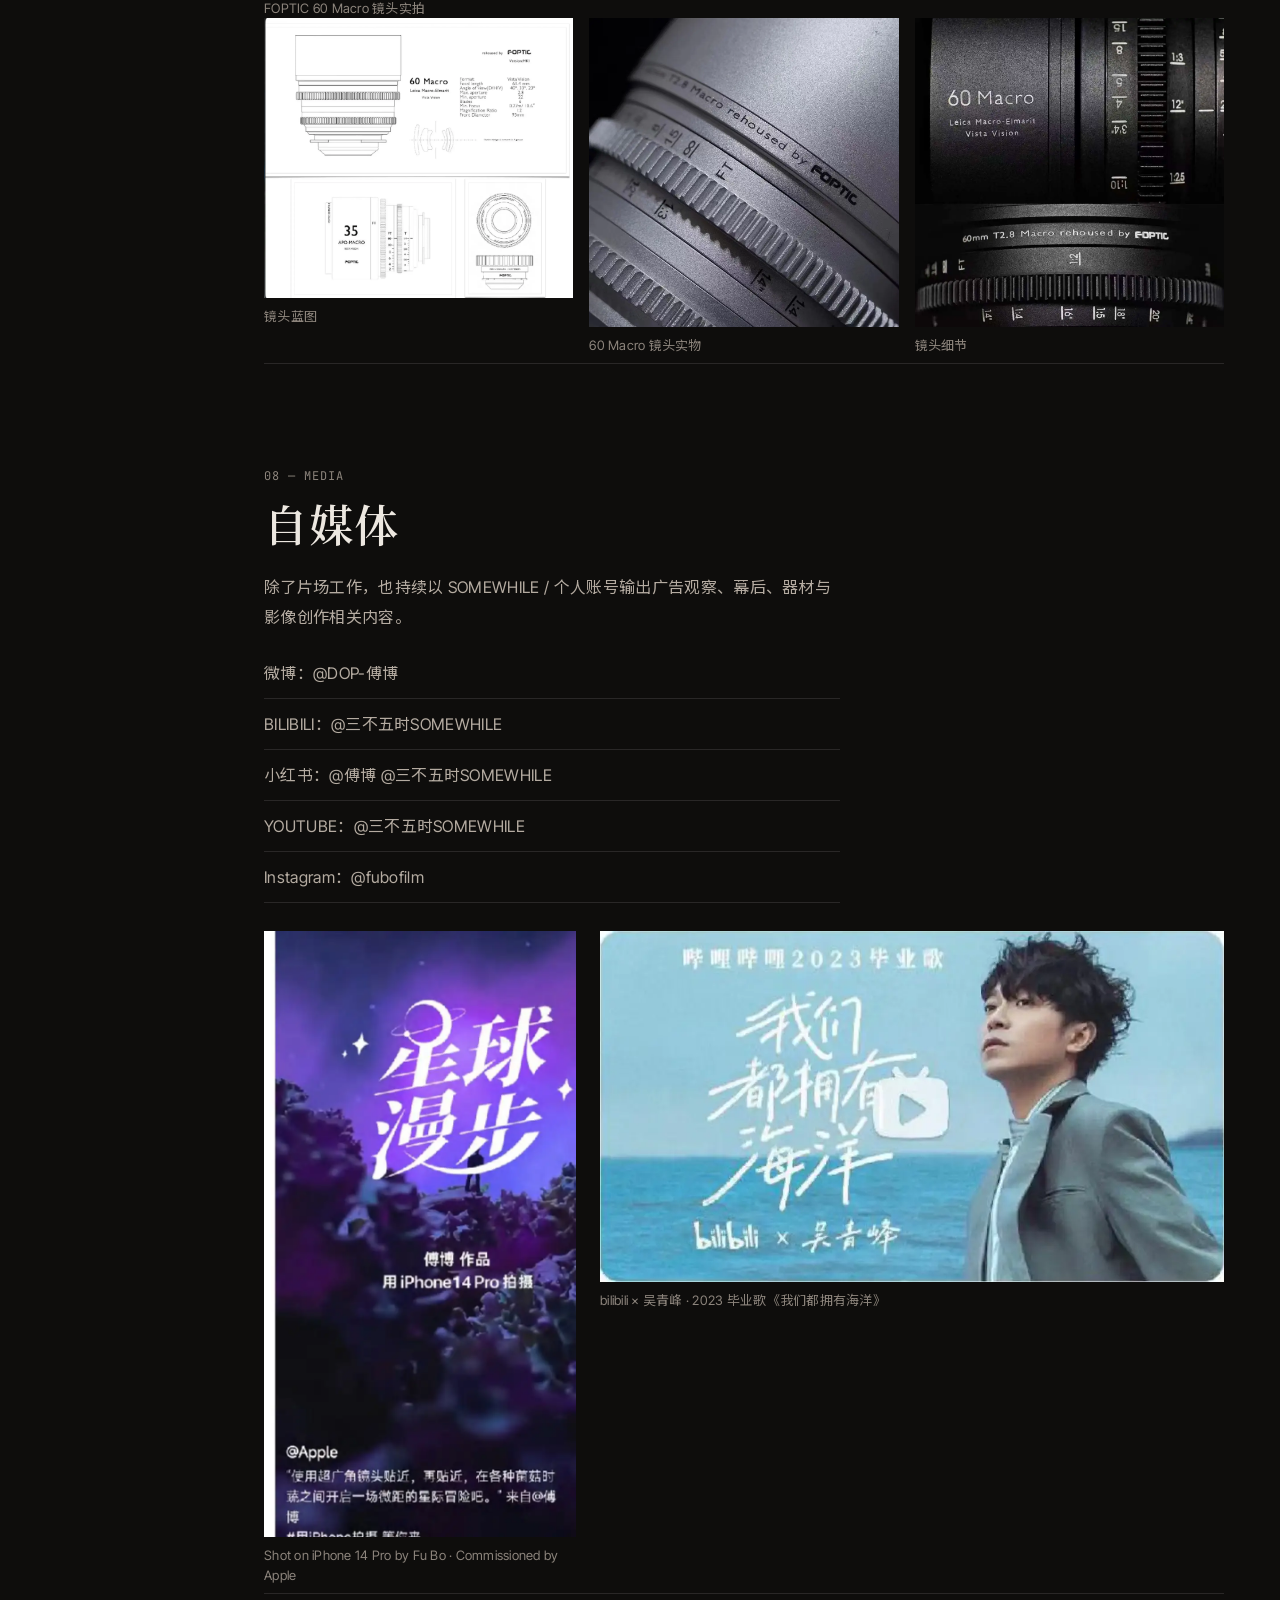
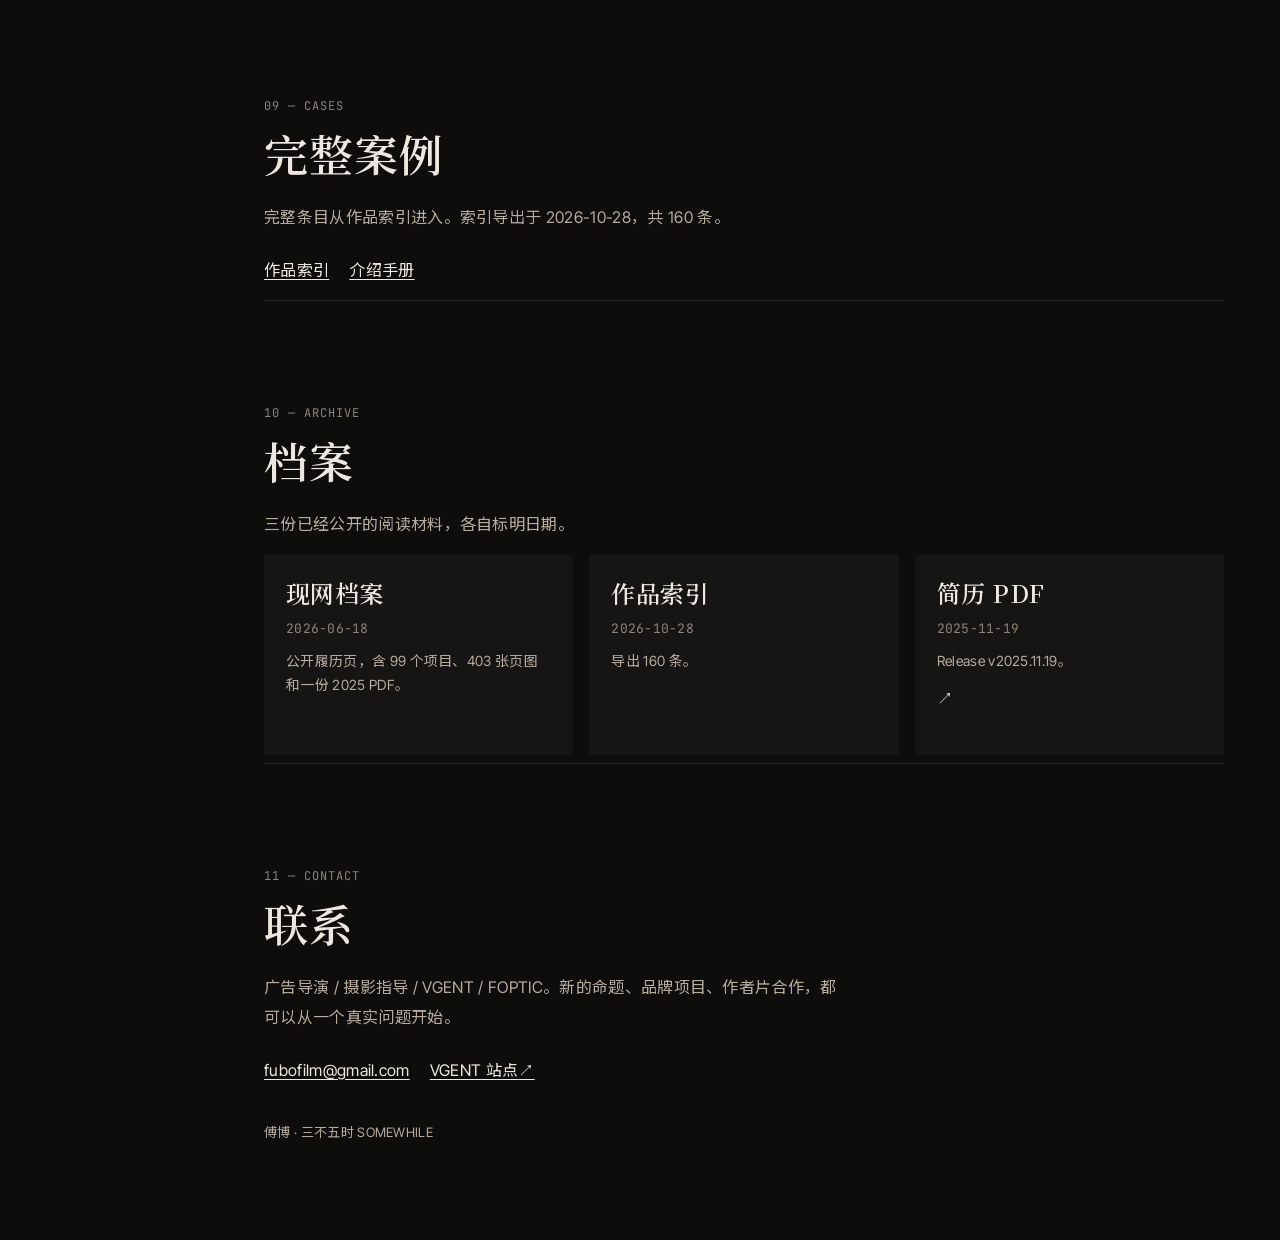
<file: preview/site-v2/index.html>
<!DOCTYPE html>
<html lang="zh-CN">
<head>
<meta charset="UTF-8">
<meta name="viewport" content="width=device-width, initial-scale=1">
<meta name="robots" content="noindex, nofollow">
<title>傅博 · 三不五时 SOMEWHILE</title>
<meta name="description" content="傅博，导演、摄影指导、AI 创作者，三不五时 SOMEWHILE 创始人。">
<link rel="stylesheet" href="fonts/fonts.css">
<link rel="stylesheet" href="fonts/extra.css">
<link rel="stylesheet" href="site.css">
<link rel="preload" href="fonts/files/inter-tight-latin-500-normal.woff2" as="font" type="font/woff2" crossorigin>
<link rel="preload" href="fonts/files/noto-serif-sc-600-subset.woff2" as="font" type="font/woff2" crossorigin>
</head>
<body>
<a class="skip" href="#intro">跳到介绍</a>
<header class="top">
  <a class="top-name" href="#intro">傅博</a>
  <p class="top-current" aria-live="polite"></p>
  <button class="menu" type="button" aria-expanded="false" aria-controls="rail">目录</button>
</header>
<button class="scrim" type="button" hidden>关闭目录</button>
<div class="shell">
  <aside class="rail" id="rail">
    <button class="rail-close" type="button">关闭</button>
    <a class="brand" href="#intro"><strong>Fubo</strong><em>傅博</em></a>
    <nav aria-label="页面章节">
      <a href="#intro">介绍</a>
      <a href="#commercial">商业作品</a>
      <a href="#dop">摄影指导</a>
      <a href="#author">作者作品</a>
      <a href="#home">故乡</a>
      <a href="#vgent">VGENT</a>
      <a href="#foptic">FOPTIC</a>
      <a href="#media">自媒体</a>
      <a href="#cases">完整案例</a>
      <a href="#archive">档案</a>
      <a href="#contact">联系</a>
    </nav>
    <p class="rail-foot">结构预览，尚未上线</p>
  </aside>
  <div class="main">
    <div class="wrap">
      <div class="status" id="status">
        <p>结构预览，尚未上线。最新简介尚未接入。</p>
        <button class="status-hide" type="button">收起</button>
      </div>

      <header class="hero" id="intro">
        <div class="hero-copy">
        <div class="hero-id">
          <p class="idx">01 — Intro</p>
          <h1>傅博</h1>
          <p class="latin">Fubo</p>
          <p class="identity"><span>导演</span><span>摄影指导</span><span>AI 创作者</span></p>
          <p class="identity sub"><span>三不五时 SOMEWHILE 创始人，团队约 30 人</span><span>VGENT 创始人</span><span>FOPTIC 创始人兼设计师</span></p>
        </div>
        <div class="lede-slot">
          <p class="lede">广告导演，电影摄影师，VGENT 创始人 / AI 影像导演，自研镜头品牌 FOPTIC 创始人兼设计师。</p>
        </div>
        </div>
        <figure class="portrait" data-zoom>
          <img src="media/from-fubofilm/editorial/story-portrait.webp" alt="傅博肖像" width="1352" height="1336" fetchpriority="high" decoding="async">
          <figcaption class="caption">现网公开肖像</figcaption>
        </figure>
      </header>

      <section class="section" id="commercial">
        <div class="section-head">
          <div>
            <p class="idx">02 — Commercial</p>
            <h2>商业作品</h2>
          </div>
        </div>
        <div class="prose">
          <p>近年的商业工作主要分布在互联网 3C、汽车、消费品。这里放已经有封面的公开作品。</p>
        </div>
        <div class="controls">
          <div class="control">
            <span class="control-name" id="view-label">显示</span>
            <div class="segment" role="group" aria-labelledby="view-label">
              <button type="button" data-view="grid" aria-pressed="true">图</button>
              <button type="button" data-view="list">列表</button>
            </div>
          </div>
          <div class="control">
            <span class="control-name" id="type-label">手段</span>
            <div class="filters" role="group" aria-labelledby="type-label">
              <button type="button" data-filter="all" aria-pressed="true">全部 <span data-count="all"></span></button>
              <button type="button" data-filter="live">实拍 <span data-count="live"></span></button>
              <button type="button" data-filter="aigc">AIGC <span data-count="aigc"></span></button>
            </div>
          </div>
        </div>
        <p class="filter-live" aria-live="polite"></p>
        <div class="feature sheet" id="commercial-feature">
          <article class="work" data-kind="aigc">
            <img src="media/covers/01.jpg" alt="字节跳动2027校招《下一件事》精选封面" width="1200" height="675">
            <h3>字节跳动2027校招《下一件事》</h3>
            <p class="meta">2026 · 字节跳动 · 02:03 · 品牌 / 剧情短片 · AIGC生成</p>
          </article>
          <article class="work" data-kind="aigc">
            <img src="media/covers/02.jpg" alt="理想汽车《超级李想的一天》精选封面" width="1200" height="675">
            <h3>理想汽车《超级李想的一天》</h3>
            <p class="meta">2026 · 理想汽车 · 04:21 · 品牌 / 剧情短片 · AIGC生成</p>
          </article>
        </div>
        <div class="hero-more prose" id="about-rest">
          <h2 class="about-title">关于傅博</h2>
          <p>导演剧情短片《黑面》获 2016 海峡两岸大学生微电影节最佳影片、美国南卡罗莱纳电影节最佳学生短片；科幻短片《星旅人》获 2020 ISTANBUL FILM AWARDS 科幻单元最佳影片，并入选上海国际电影节短视频单元推荐作品。</p>
          <p>毕业于北京电影学院摄影专业，曾任电影《最后一列绿皮火车》、网剧《大侠卢小鱼》摄影指导；近年工作延伸至 VGENT AI 影像系统、tier-1 品牌影像项目与 FOPTIC 光学研发。</p>
          <p>三不五时是一家以导演与影像创作为核心、以 AIGC 和自研工具拓展制作方式的创意制作工作室。傅博是创始人，团队约 30 人。</p>
        </div>
        <p class="unmarked" hidden></p>
        <div class="works sheet" id="commercial-sheet">
          <article class="work" data-kind="live">
            <img src="media/covers/06.jpg" alt="大疆 DJI ROMO 扫地机器人 × 影视飓风精选封面" width="1200" height="675" loading="lazy">
            <h3>大疆 DJI ROMO 扫地机器人 × 影视飓风</h3>
            <p class="meta">2025 · 大疆 DJI / 影视飓风 · 03:53 · 实拍、后期剪辑</p>
          </article>
          <article class="work" data-kind="live">
            <img src="media/covers/07.jpg" alt="HUAWEI Pura X 产品视频精选封面" width="1200" height="675" loading="lazy">
            <h3>HUAWEI Pura X 产品视频</h3>
            <p class="meta">2025 · 华为 HUAWEI · 00:36 · 实拍、后期剪辑</p>
          </article>
          <article class="work" data-kind="live">
            <img src="media/covers/08.jpg" alt="大疆 DJI Inspire 3《HEROIC LONG TAKE》精选封面" width="1200" height="675" loading="lazy">
            <h3>大疆 DJI Inspire 3《HEROIC LONG TAKE》</h3>
            <p class="meta">2023 · 大疆 DJI · 01:50 · 实拍、后期剪辑</p>
          </article>
          <article class="work" data-kind="live">
            <img src="media/covers/09.jpg" alt="Dior×迪丽热巴《节日奇遇记》精选封面" width="1200" height="675" loading="lazy">
            <h3>Dior×迪丽热巴《节日奇遇记》</h3>
            <p class="meta">2024 · Dior · 01:56 · 实拍、后期剪辑</p>
          </article>
          <article class="work" data-kind="aigc">
            <img src="media/covers/04.jpg" alt="OPPO Find X9s Pro《乘风青》精选封面" width="1200" height="675" loading="lazy">
            <h3>OPPO Find X9s Pro《乘风青》</h3>
            <p class="meta">2026 · OPPO · 00:20 · AIGC生成</p>
          </article>
          <article class="work" data-kind="aigc">
            <img src="media/covers/12.jpg" alt="OPPO Reno 开场片精选封面" width="1200" height="675" loading="lazy">
            <h3>OPPO Reno 开场片｜亚洲版 / 全球版</h3>
            <p class="meta">2026 · OPPO · 00:34 · 发布会 / 开场 · AIGC生成</p>
          </article>
          <article class="work" data-kind="">
            <img src="media/covers/10.jpg" alt="OPPO Find N 创意三维视频精选封面" width="1200" height="675" loading="lazy">
            <h3>OPPO Find N 创意三维视频</h3>
            <p class="meta">2022 · OPPO · 01:21</p>
          </article>
          <article class="work" id="work-benmao" data-kind="aigc">
            <button type="button" class="cover-play" data-bvid="BV17YiTB6EV4" data-page="https://www.bilibili.com/video/BV17YiTB6EV4" data-label="北京卫视 2026 跨年《本喵的京城寻宝记》">
              <img src="media/covers/05.jpg" alt="北京卫视 2026 跨年《本喵的京城寻宝记》精选封面" width="1200" height="675" loading="lazy" decoding="async">
              <span class="play-tag">播放</span>
            </button>
            <h3>北京卫视 2026 跨年《本喵的京城寻宝记》</h3>
            <p class="meta">北京卫视 · 02:12 · AIGC生成、后期剪辑</p>
            <a class="ext" href="https://www.bilibili.com/video/BV17YiTB6EV4" target="_blank" rel="noopener noreferrer">B 站</a>
          </article>
        </div>
        <p class="brand-line">REDMI、Audi、BMW、BUICK、红旗、ZENITH、TOMMY HILFIGER</p>
      </section>

      <section class="section" id="dop">
        <p class="idx">03 — Photography</p>
        <h2>摄影指导</h2>
        <div class="prose">
          <p>作为摄影指导，持续处理不同类型与体量的影像现场。电影、剧集、MV、时尚、人物与大场面，是我作为摄影指导最主要的工作现场。</p>
        </div>
        <div class="split">
          <ul class="plain">
            <li>电影《最后一列绿皮火车》摄影指导</li>
            <li>网剧《大侠卢小鱼》摄影指导</li>
          </ul>
          <figure class="work">
            <img src="media/covers/11.jpg" alt="英特尔×马赛克乐队《霓虹甜心》MV 精选封面" width="1200" height="675" loading="lazy">
            <h3>英特尔×马赛克乐队《霓虹甜心》MV</h3>
            <p class="meta">2023 · 英特尔 Intel · 02:45 · 音乐 / MV · 实拍、后期剪辑</p>
          </figure>
        </div>
      </section>

      <section class="section" id="author">
        <p class="idx">04 — Author</p>
        <h2>作者作品</h2>
        <div class="prose">
          <p>判断先从静帧和短片里长出来，再进入更大的片场。图片摄影、剧情短片与实验短片阶段，逐渐建立了对视觉、节奏、镜头、人物气质与色调的第一套判断。</p>
        </div>
        <div class="split">
          <article class="award">
            <h3>剧情短片《黑面》</h3>
            <ul>
              <li>2016 海峡两岸大学生微电影节最佳影片</li>
              <li>2015 美国南卡罗莱纳电影节最佳学生短片</li>
              <li>2016 中国微电影文化节最佳短片</li>
            </ul>
          </article>
          <article class="award">
            <h3>科幻实验短片《星旅人》</h3>
            <ul>
              <li>第 23 届上海国际电影节短视频单元推荐作品</li>
              <li>2020 ISTANBUL FILM AWARDS 科幻单元最佳影片</li>
              <li>2020 Beijing Indie Short Film Festival 最佳实验影片提名</li>
              <li>2020 无人之境短视频大赛特别提及奖</li>
            </ul>
          </article>
        </div>
      </section>

      <section class="section" id="home">
        <p class="idx">05 — Hometown</p>
        <h2>故乡</h2>
        <blockquote class="quote">故乡的近处是红色的，不能种出庄稼，远处却是蓝色的，直临大海。</blockquote>
        <div class="prose">
          <p>我来自闽南，在赤土埔上成长。一切镜头判断，最早都从闽南这片红与蓝交界的土地上长出来。</p>
          <p>乐队鼓手、专栏作家、图片库摄影师。贴过这些标签之后，我对蓝色的憧憬没有褪去，反而和这片土地绑得更深。我想像托纳托雷拍故乡那样，去拍这片红蓝交界的土地，相信它同样能抵达人心，抵达现实到不了的地方。</p>
        </div>
        <div class="photo-row" style="grid-template-columns: 1.684fr 0.944fr">
          <figure data-zoom>
            <img src="media/from-fubofilm/editorial/photo-lost-spirit.webp" alt="2021《遗落的神明》" width="1280" height="760" loading="lazy">
            <figcaption class="caption">2021《遗落的神明》</figcaption>
          </figure>
          <figure data-zoom>
            <img src="media/from-fubofilm/editorial/photo-village-rest.webp" alt="2018《闽南式乡愁》" width="850" height="900" loading="lazy">
            <figcaption class="caption">2018《闽南式乡愁》</figcaption>
          </figure>
        </div>
        <div class="photo-row" style="grid-template-columns: 1.804fr 1.681fr">
          <figure data-zoom>
            <img src="media/from-fubofilm/editorial/photo-town-bridge.webp" alt="2013《城殇》" width="830" height="460" loading="lazy">
            <figcaption class="caption">2013《城殇》</figcaption>
          </figure>
          <figure data-zoom>
            <img src="media/from-fubofilm/editorial/photo-ferry-night.webp" alt="2015《桥》" width="1160" height="690" loading="lazy">
            <figcaption class="caption">2015《桥》</figcaption>
          </figure>
        </div>
        <h3>《不在场的人》EP0</h3>
        <div class="prose">
          <p>《不在场的人》EP0 的关键帧，是商业之外仍在打磨的作者电影母体。</p>
        </div>
        <div class="ep0">
          <figure data-zoom>
            <img src="media/from-fubofilm/ep0/00-frost.webp" alt="不在场的人 EP0 frost" width="2560" height="1086" loading="lazy">
            <figcaption class="caption">不在场的人 EP0 frost</figcaption>
          </figure>
          <figure data-zoom>
            <img src="media/from-fubofilm/ep0/02-school-route.webp" alt="不在场的人 EP0 school route" width="2560" height="1086" loading="lazy">
            <figcaption class="caption">不在场的人 EP0 school route</figcaption>
          </figure>
          <figure data-zoom>
            <img src="media/from-fubofilm/ep0/06D-prague.webp" alt="不在场的人 EP0 prague" width="2560" height="1086" loading="lazy">
            <figcaption class="caption">不在场的人 EP0 prague</figcaption>
          </figure>
        </div>
      </section>

      <section class="section" id="vgent">
        <p class="idx">06 — Vgent</p>
        <h2>VGENT</h2>
        <div class="split">
          <div class="prose">
            <p>对外工具品牌用 VGENT。它把导演、摄影指导和画面判断整理进一条可复用的工作流，不是这整座网站的身份。</p>
            <p>VGENT｜知识驱动的影像创作工具。出品是 SOMEWHILE 三不五时。</p>
            <p><button type="button" class="text-play" data-bvid="BV1bfhJ6pERS" data-page="https://www.bilibili.com/video/BV1bfhJ6pERS" data-label="VGENT Knowledge MCP">播放 VGENT Knowledge MCP</button> <a class="ext" href="https://www.bilibili.com/video/BV1bfhJ6pERS" target="_blank" rel="noopener noreferrer">B 站</a></p>
            <p><a class="ext" href="https://vgent.somewhile.cn" target="_blank" rel="noopener noreferrer">vgent.somewhile.cn</a></p>
          </div>
          <figure class="work">
            <img src="media/covers/03.jpg" alt="Seedance 1.5 Pro 官方宣传片精选封面" width="1200" height="675" loading="lazy">
            <h3>Seedance 1.5 Pro 官方宣传片</h3>
            <p class="meta">字节跳动 · 01:17 · 产品广告 / 展示 · AIGC生成、后期剪辑</p>
          </figure>
        </div>
      </section>

      <section class="section" id="foptic">
        <p class="idx">07 — Foptic</p>
        <h2>FOPTIC</h2>
        <div class="prose">
          <p>出于对视觉效果的极致追求。2018 年开始电影镜头的研发和改装，创立 FOPTIC 品牌。从镜头语言、实拍经验到光学研发，FOPTIC 是影像工作延伸出来的另一条线索。</p>
          <p>立志成为国内的 PANAVISION。</p>
        </div>
        <ul class="plain">
          <li>60mm 微距 / 35mm 微距</li>
          <li>8mm 鱼眼</li>
          <li>65mm FOPTIC Vintage 镜头组</li>
          <li>移轴接环 / 1.4 倍 APO 增倍镜</li>
          <li>万花筒镜 / 双棱镜 / 屈光效果镜片组</li>
        </ul>
        <figure class="lens-main" data-zoom>
          <img src="media/from-fubofilm/foptic/lens-real-60macro-side.webp" alt="FOPTIC 60 Macro 镜头实拍" width="1618" height="1080" loading="lazy">
          <figcaption class="caption">FOPTIC 60 Macro 镜头实拍</figcaption>
        </figure>
        <div class="lens-row">
          <figure data-zoom>
            <img src="media/from-fubofilm/foptic/lens-blueprint-page.webp" alt="镜头蓝图" width="1716" height="1554" loading="lazy">
            <figcaption class="caption">镜头蓝图</figcaption>
          </figure>
          <figure data-zoom>
            <img src="media/from-fubofilm/foptic/lens-real-macro-silver-close.webp" alt="60 Macro 镜头实物" width="1080" height="1080" loading="lazy">
            <figcaption class="caption">60 Macro 镜头实物</figcaption>
          </figure>
          <figure data-zoom>
            <img src="media/from-fubofilm/foptic/lens-real-black-macro-close.webp" alt="镜头细节" width="1080" height="1080" loading="lazy">
            <figcaption class="caption">镜头细节</figcaption>
          </figure>
        </div>
      </section>

      <section class="section" id="media">
        <p class="idx">08 — Media</p>
        <h2>自媒体</h2>
        <div class="prose">
          <p>除了片场工作，也持续以 SOMEWHILE / 个人账号输出广告观察、幕后、器材与影像创作相关内容。</p>
        </div>
        <ul class="handles">
          <li>微博：@DOP-傅博</li>
          <li>BILIBILI：@三不五时SOMEWHILE</li>
          <li>小红书：@傅博 @三不五时SOMEWHILE</li>
          <li>YOUTUBE：@三不五时SOMEWHILE</li>
          <li>Instagram：@fubofilm</li>
        </ul>
        <div class="media-grid">
          <figure>
            <img src="media/from-fubofilm/editorial/media-apple-post.webp" alt="Shot on iPhone 14 Pro by Fu Bo" width="700" height="1360" loading="lazy">
            <figcaption class="caption">Shot on iPhone 14 Pro by Fu Bo · Commissioned by Apple</figcaption>
          </figure>
          <figure>
            <img src="media/from-fubofilm/editorial/media-bilibili-ocean.webp" alt="bilibili 2023 毕业歌《我们都拥有海洋》" width="1039" height="585" loading="lazy">
            <figcaption class="caption">bilibili × 吴青峰 · 2023 毕业歌《我们都拥有海洋》</figcaption>
          </figure>
        </div>
      </section>

      <section class="section" id="cases">
        <p class="idx">09 — Cases</p>
        <h2>完整案例</h2>
        <div class="prose">
          <p>完整条目从作品索引进入。索引导出于 2026-10-28，共 160 条。</p>
        </div>
        <div class="links">
          <a href="archive/works.md">作品索引</a>
          <a href="https://github.com/fubofilm-spec/about-fubo/blob/main/content/handbook.md" target="_blank" rel="noopener noreferrer">介绍手册</a>
        </div>
      </section>

      <section class="section" id="archive">
        <p class="idx">10 — Archive</p>
        <h2>档案</h2>
        <div class="prose">
          <p>三份已经公开的阅读材料，各自标明日期。</p>
        </div>
        <div class="doors">
          <a class="door" href="https://www.fubofilm.cn/#archive" target="_blank" rel="noopener noreferrer">
            <strong>现网档案</strong>
            <p class="meta">2026-06-18</p>
            <span>公开履历页，含 99 个项目、403 张页图和一份 2025 PDF。</span>
          </a>
          <a class="door" href="archive/works.md">
            <strong>作品索引</strong>
            <p class="meta">2026-10-28</p>
            <span>导出 160 条。</span>
          </a>
          <a class="door ext" href="https://github.com/fubofilm-spec/about-fubo/releases/download/v2025.11.19/FUBO.RESUME.20251119.pdf" target="_blank" rel="noopener noreferrer">
            <strong>简历 PDF</strong>
            <p class="meta">2025-11-19</p>
            <span>Release v2025.11.19。</span>
          </a>
        </div>
      </section>

      <section class="section" id="contact">
        <p class="idx">11 — Contact</p>
        <h2>联系</h2>
        <div class="prose">
          <p>广告导演 / 摄影指导 / VGENT / FOPTIC。新的命题、品牌项目、作者片合作，都可以从一个真实问题开始。</p>
        </div>
        <div class="links">
          <a href="mailto:fubofilm@gmail.com">fubofilm@gmail.com</a>
          <a class="ext" href="https://vgent.somewhile.cn" target="_blank" rel="noopener noreferrer">VGENT 站点</a>
        </div>
      </section>

      <footer><p>傅博 · 三不五时 SOMEWHILE</p></footer>
    </div>
  </div>
</div>
<dialog id="viewer" class="viewer" aria-label="查看图片">
  <button class="viewer-close" type="button">关闭</button>
  <button class="viewer-prev" type="button" aria-label="上一张">上一张</button>
  <figure>
    <img alt="">
    <figcaption></figcaption>
    <p class="viewer-count"></p>
  </figure>
  <button class="viewer-next" type="button" aria-label="下一张">下一张</button>
</dialog>
<dialog id="player" class="player" aria-label="播放视频">
  <div class="player-stage">
    <img class="player-poster" alt="">
    <div class="player-slot"></div>
  </div>
  <p class="player-note">不会自动播放。若这里没有出现播放器，使用下面的原链接。</p>
  <p><a class="player-open ext" href="" target="_blank" rel="noopener noreferrer">在 B 站打开</a></p>
  <button class="player-close" type="button">关闭视频</button>
</dialog>
<script src="site.js"></script>
</body>
</html>
</file>
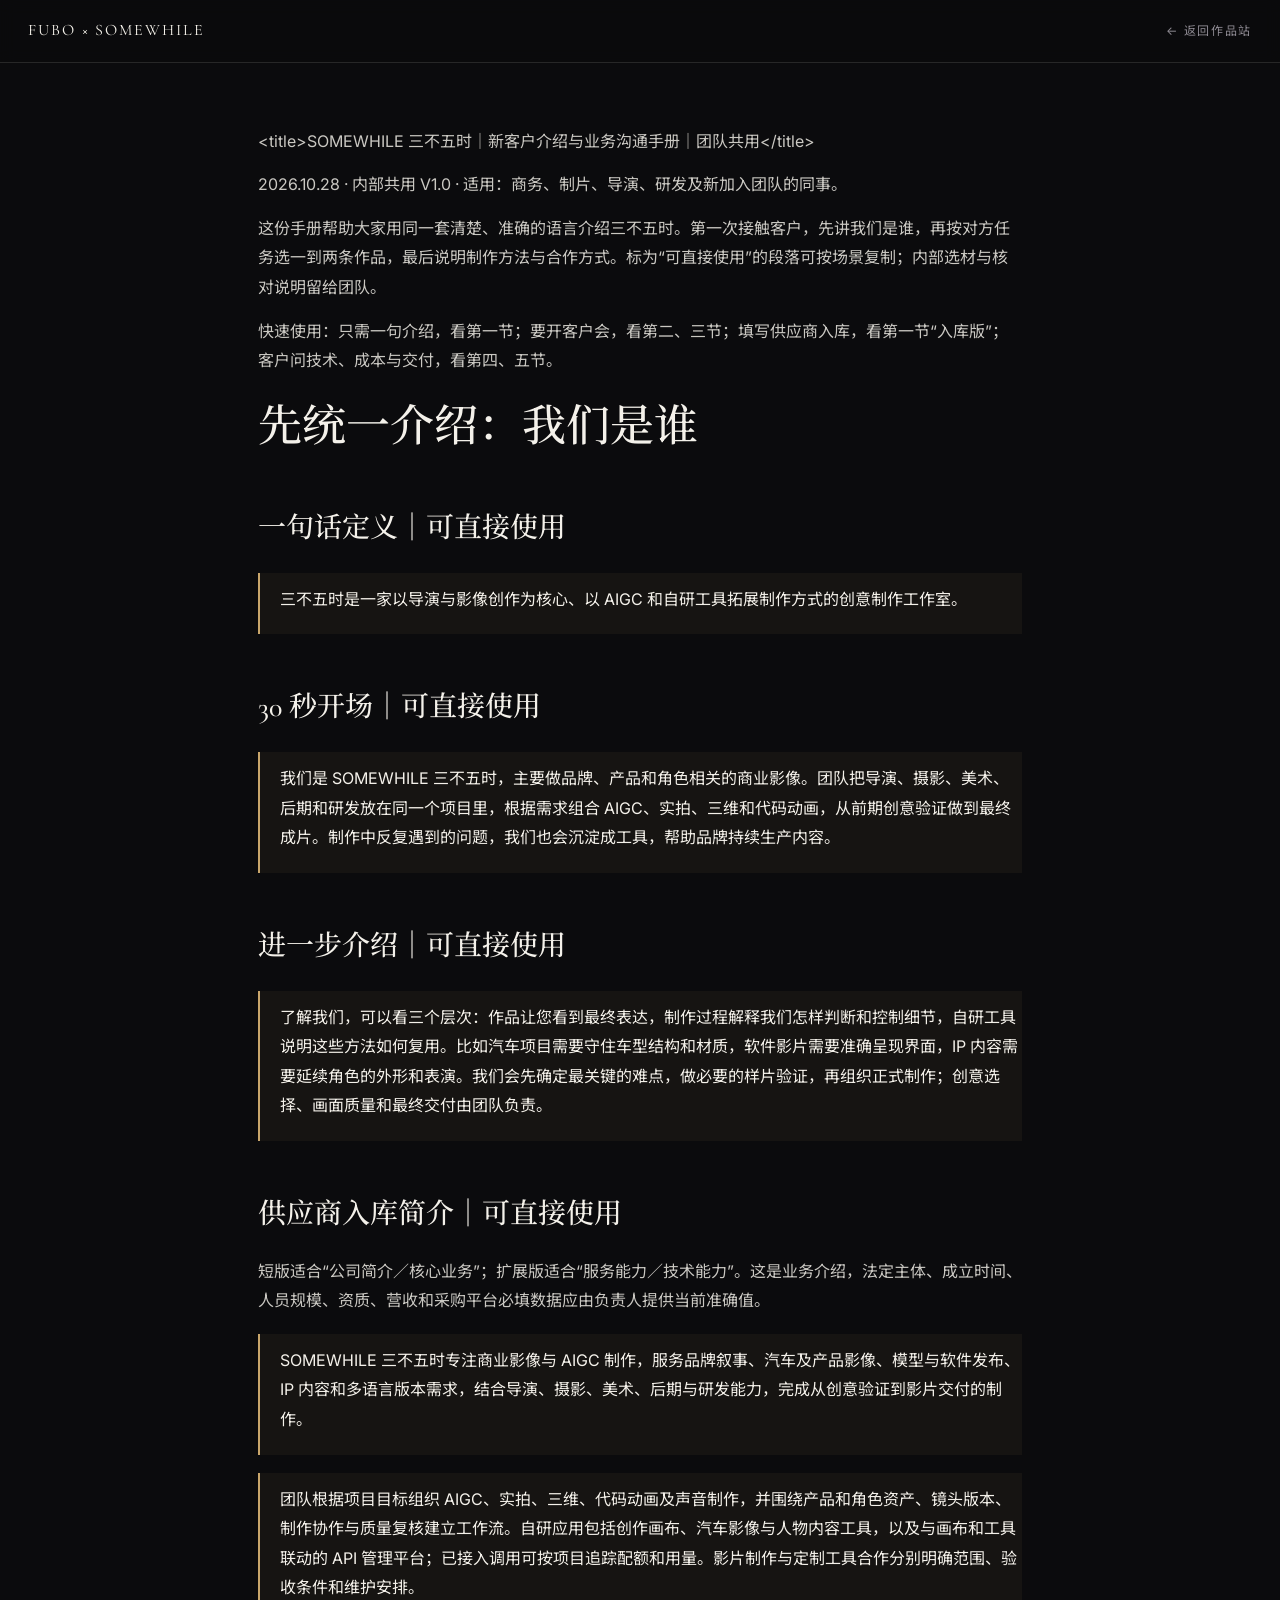
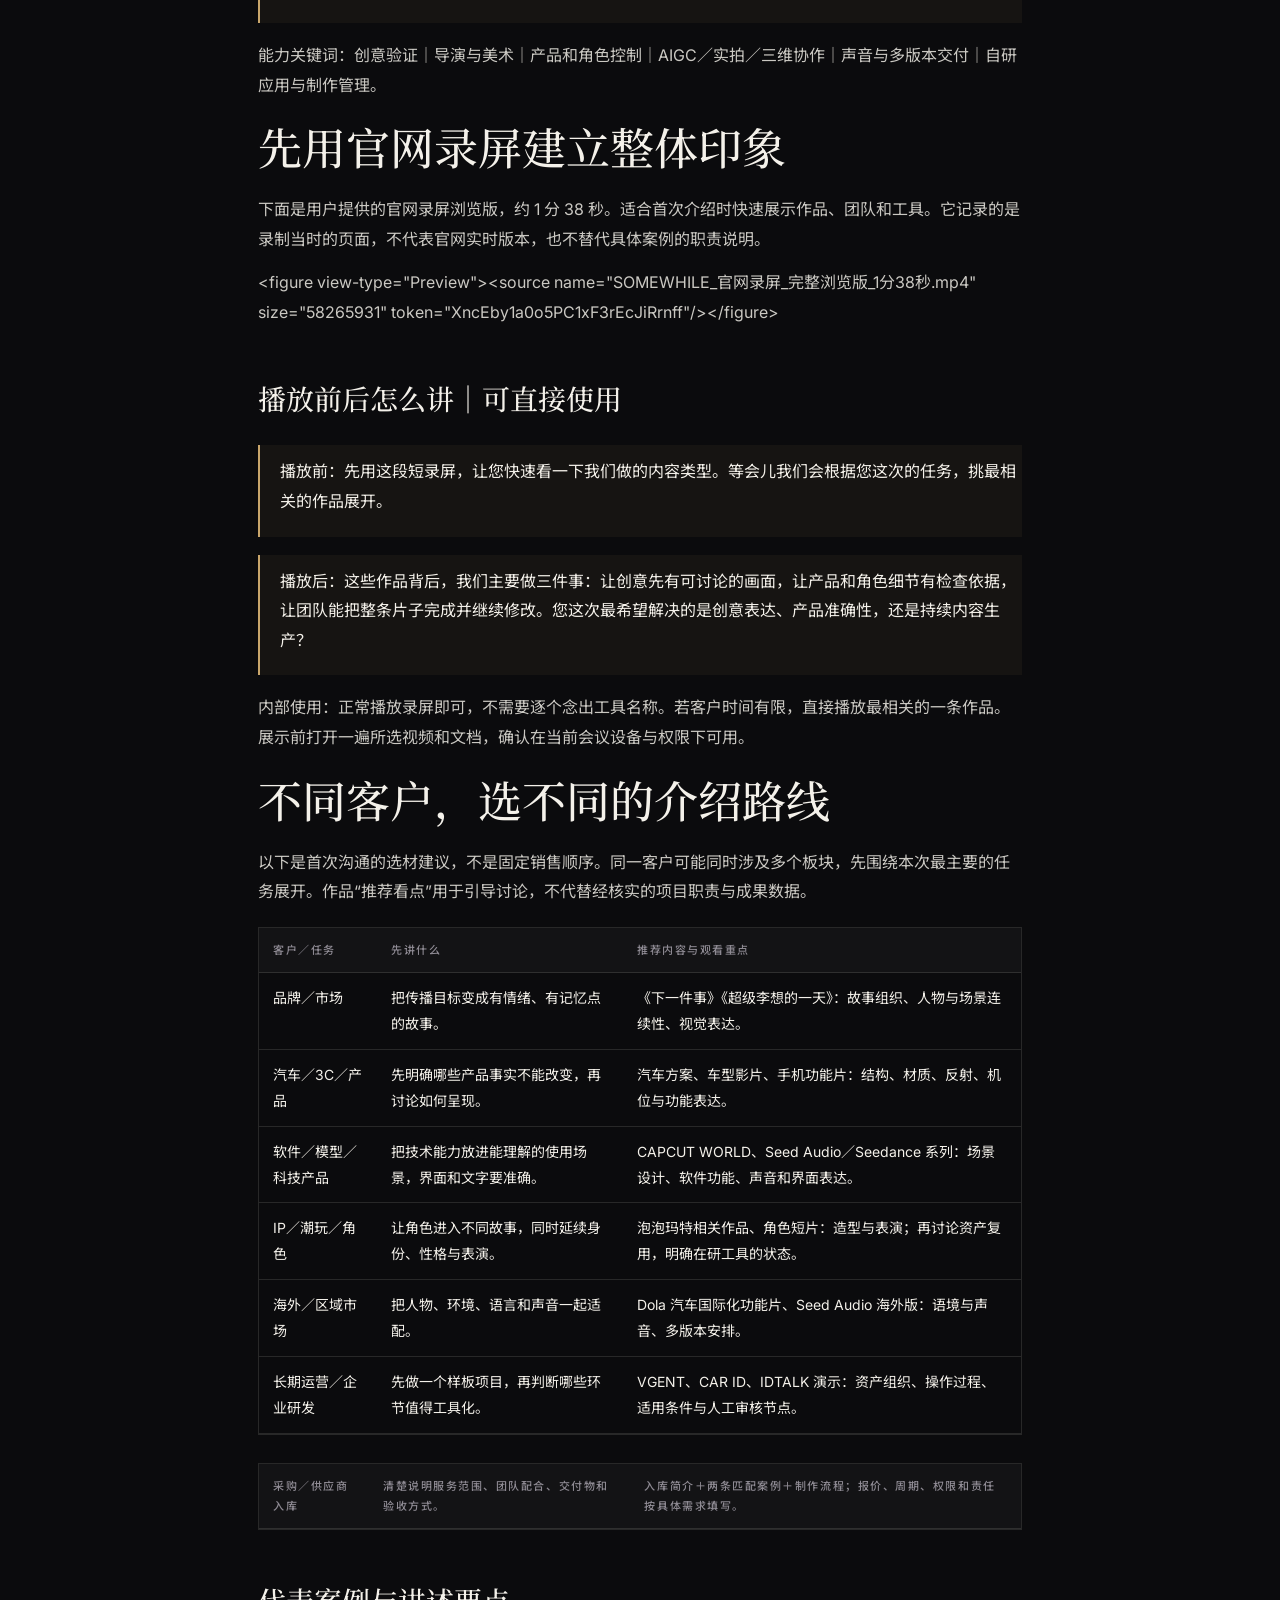
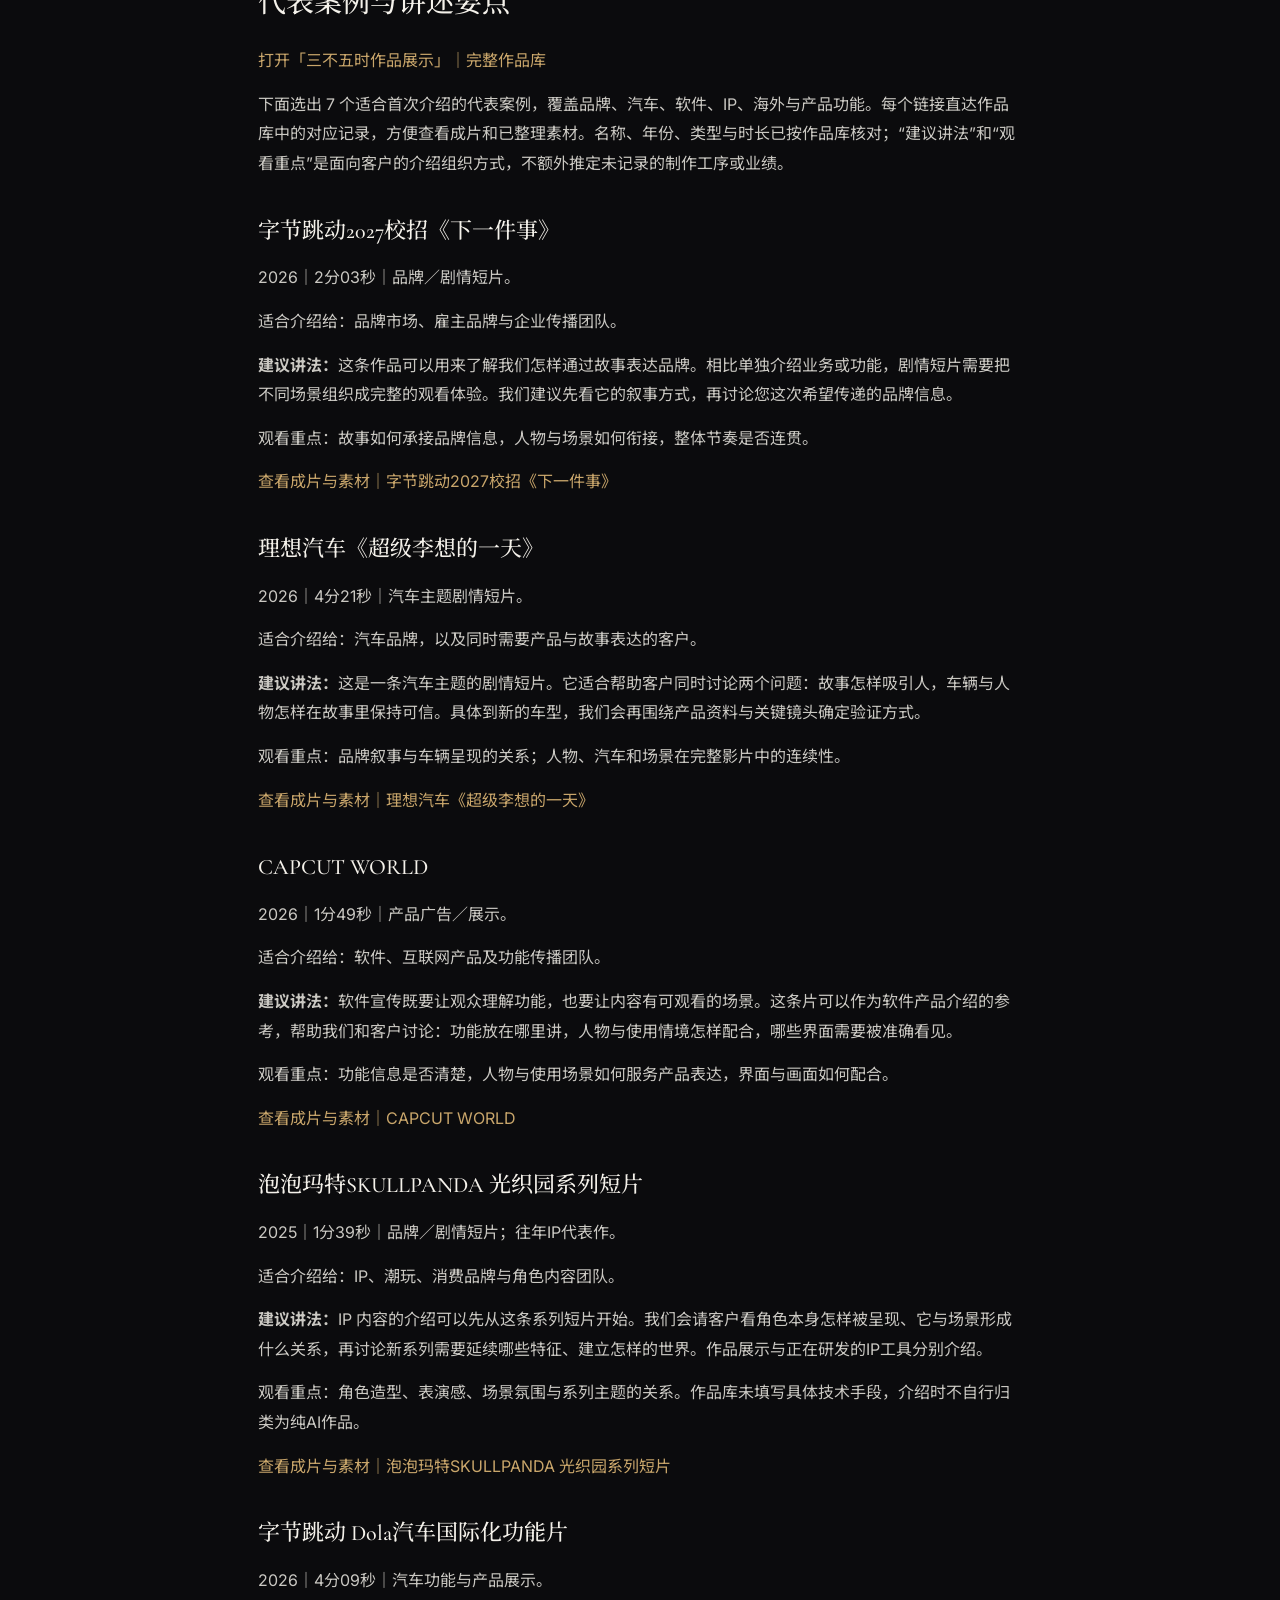
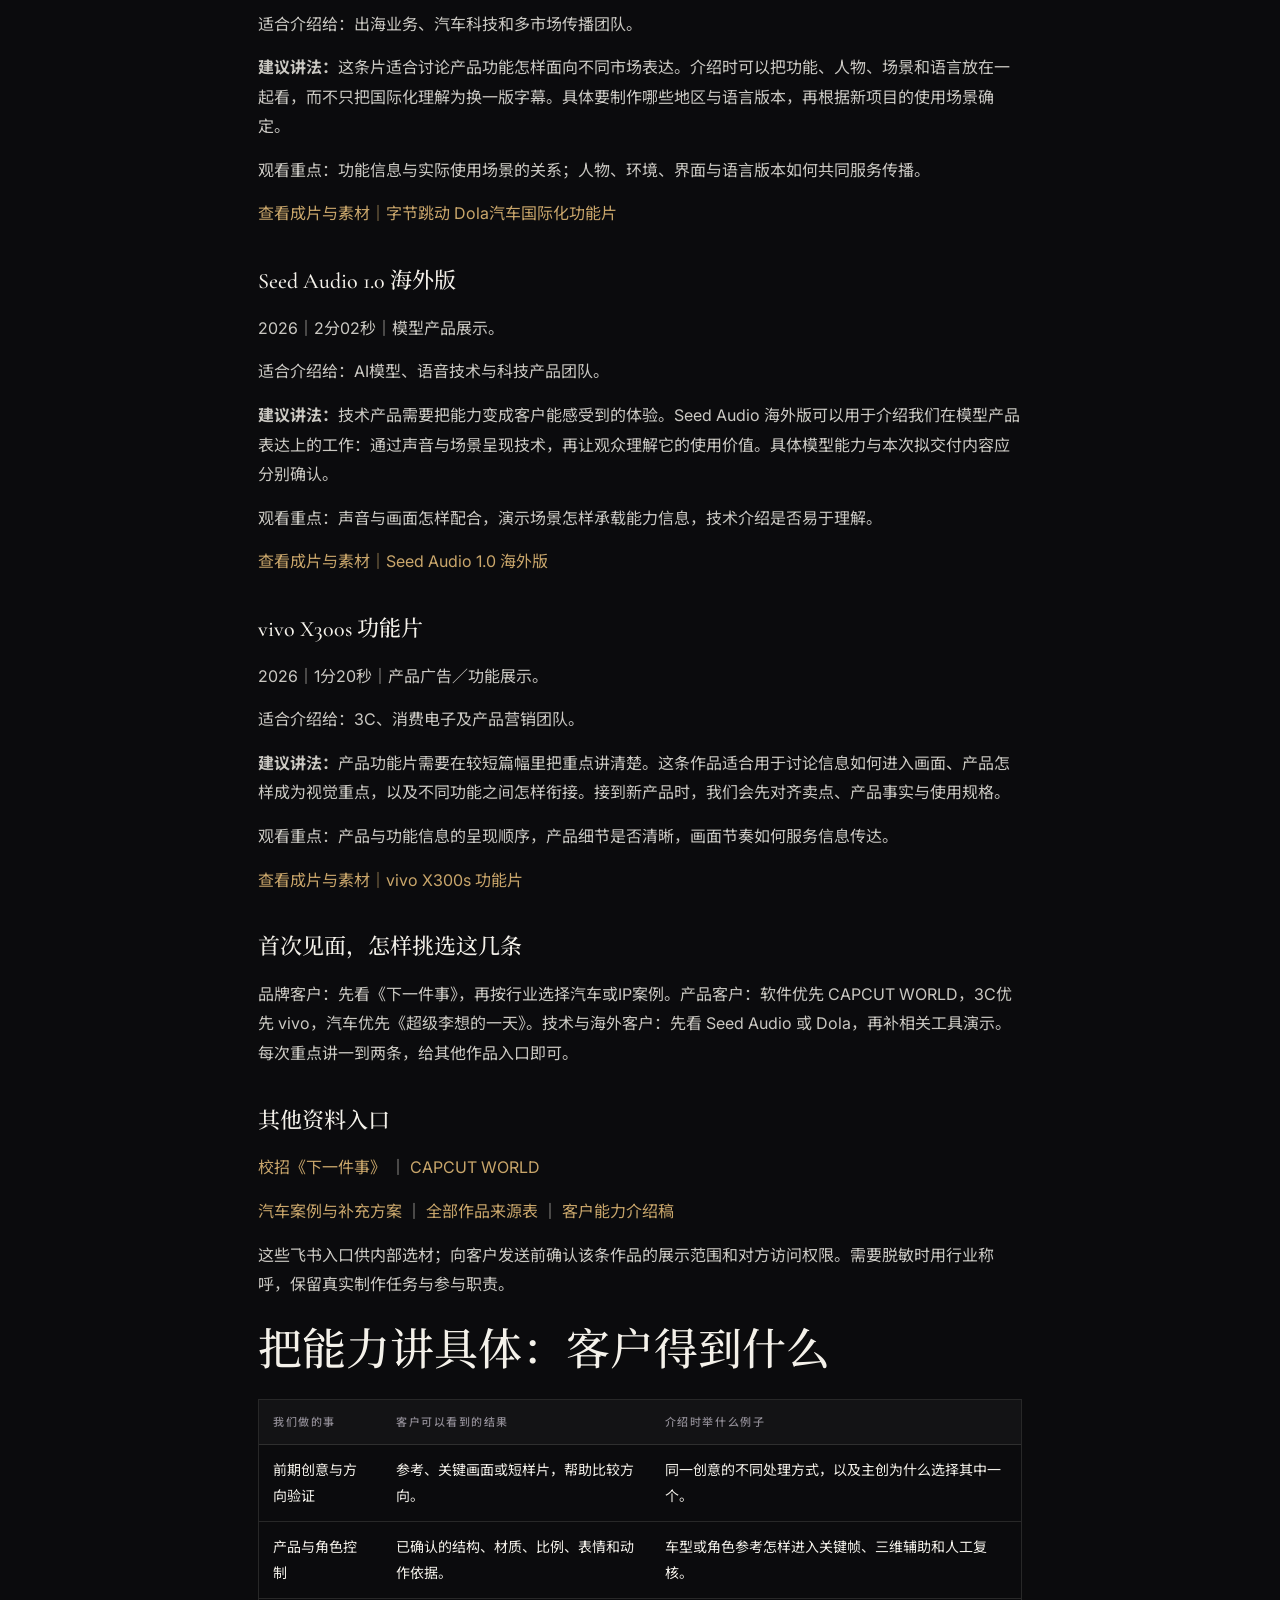
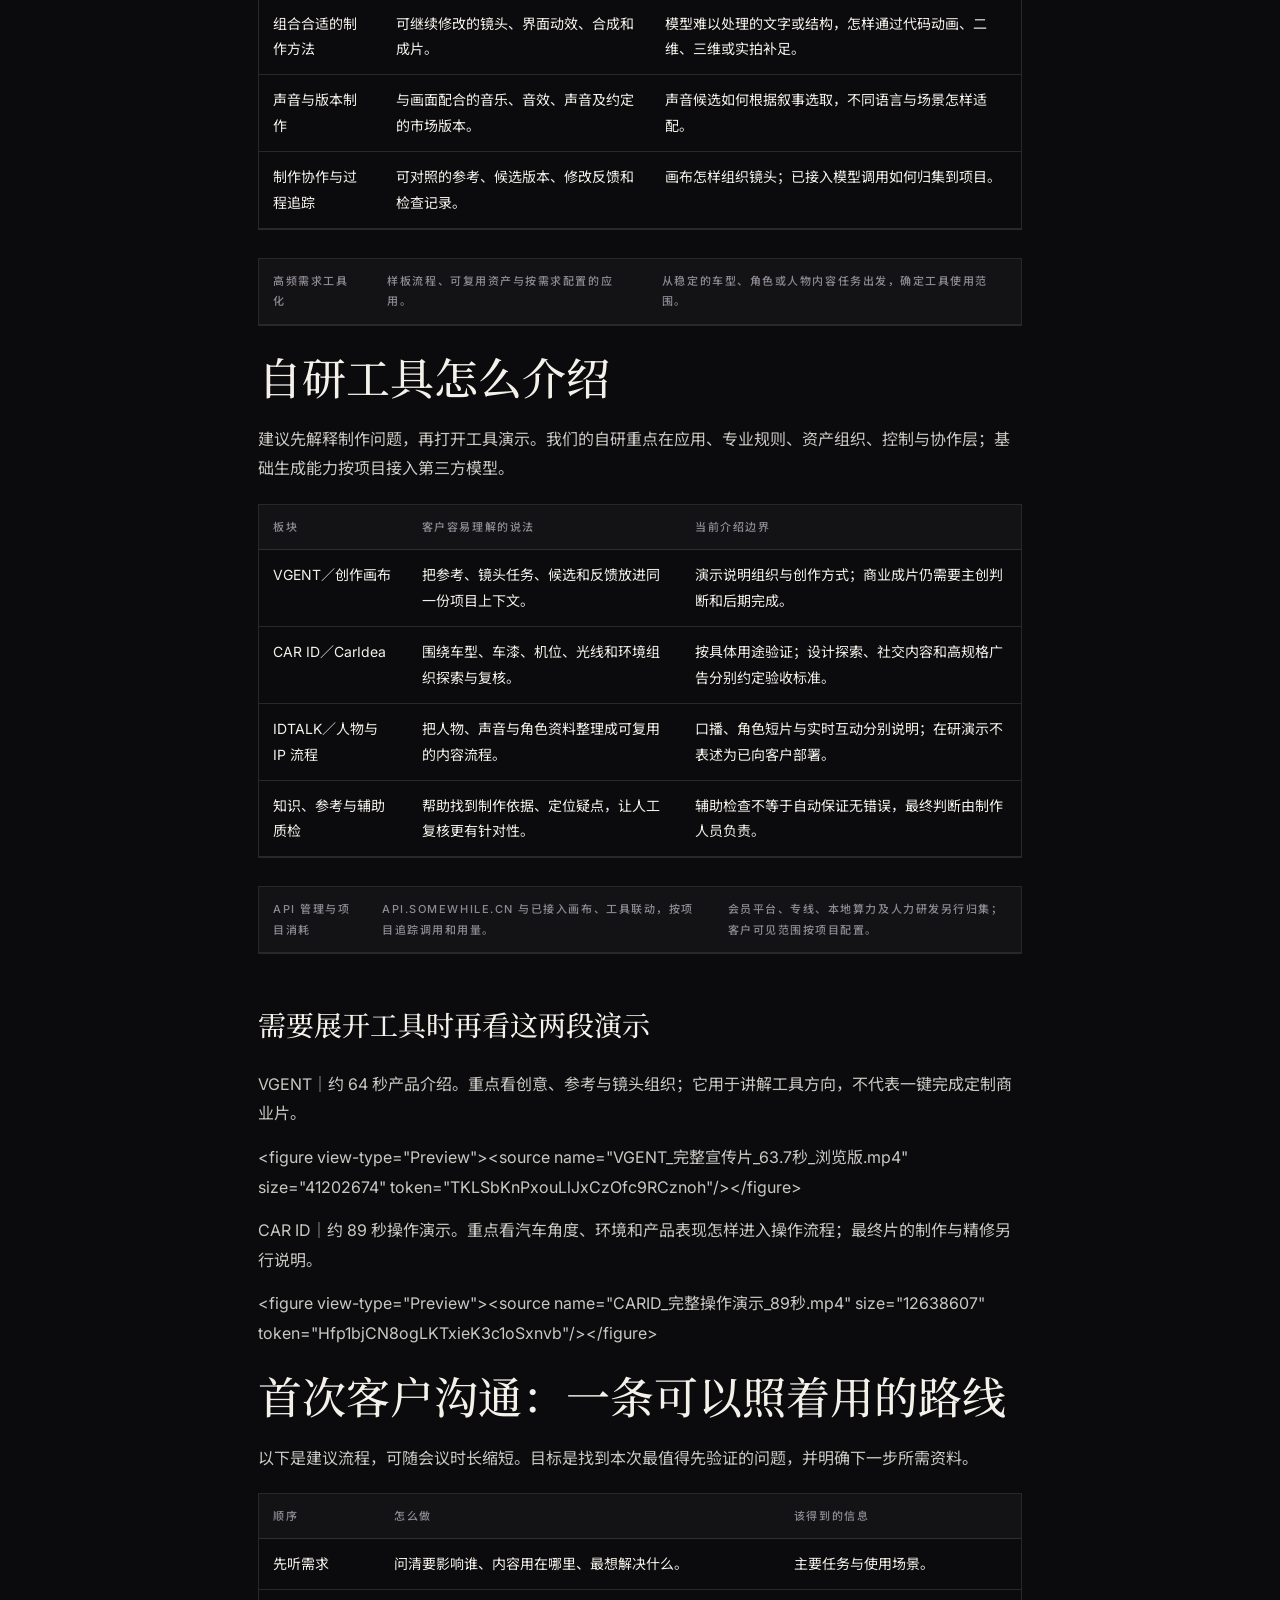
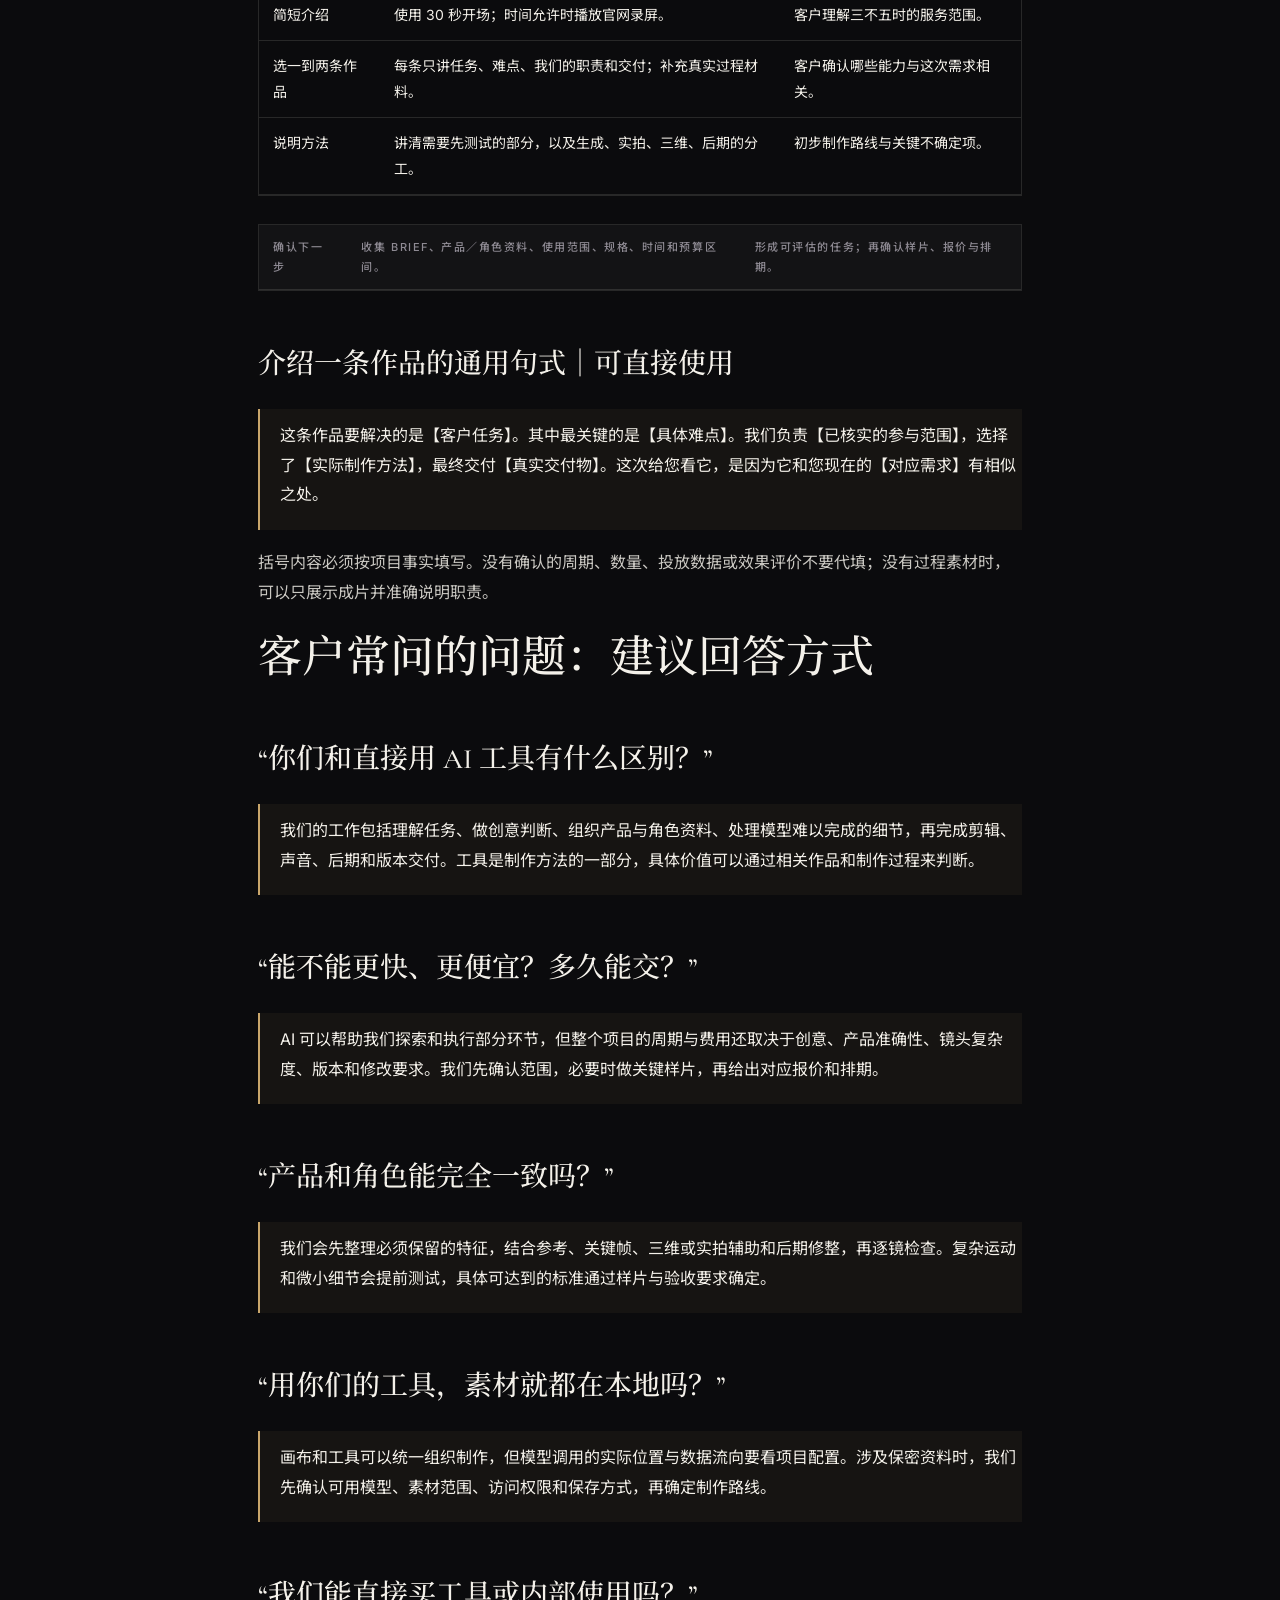
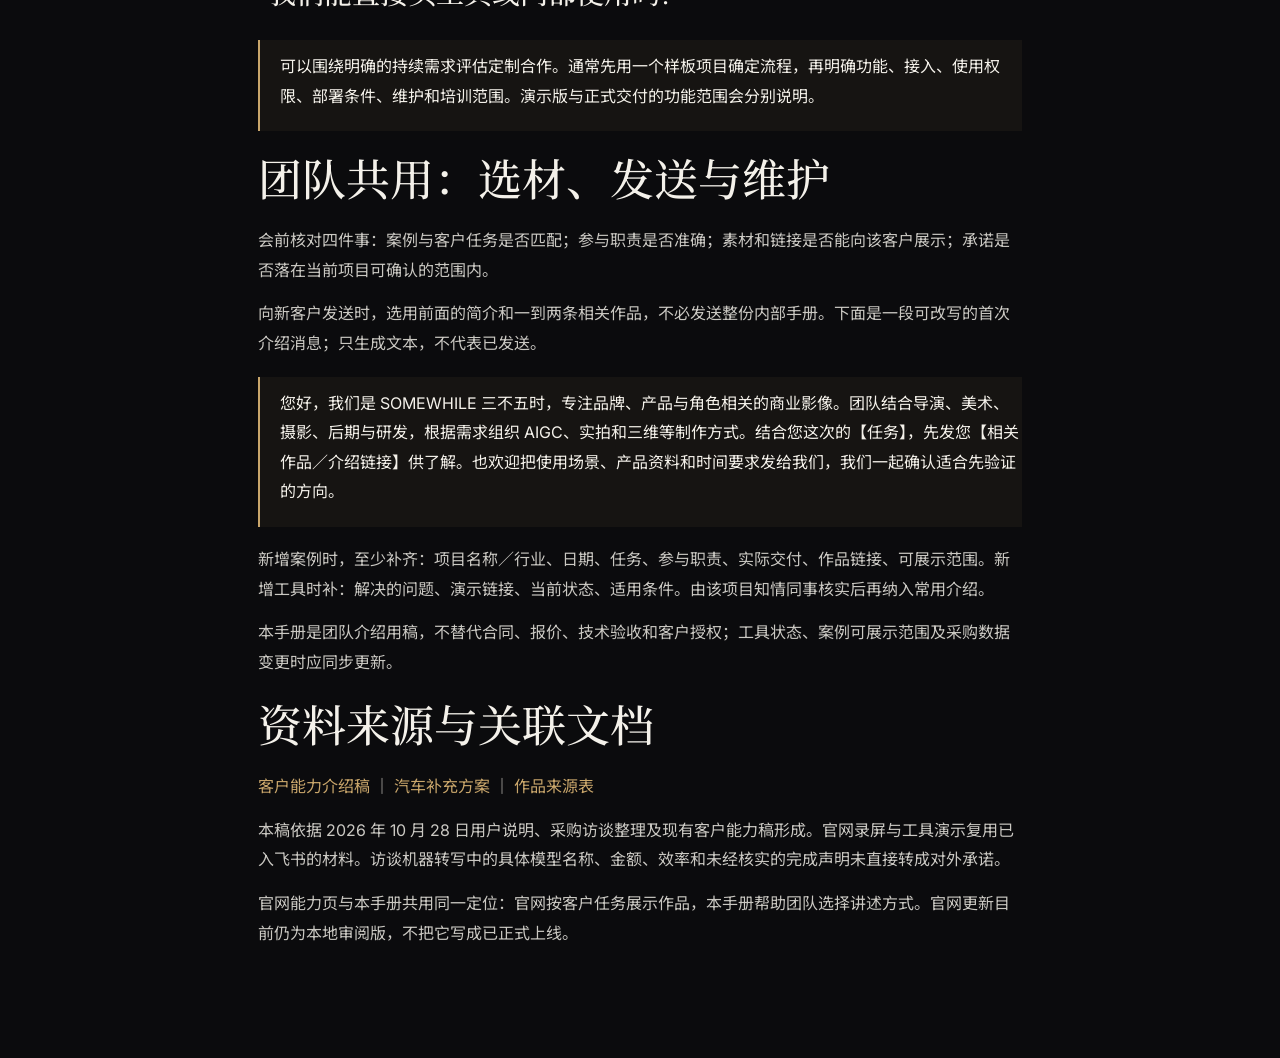
<file: docs/content/handbook.html>
<!DOCTYPE html>
<html lang="zh-CN">
<head>
<meta charset="UTF-8">
<meta name="viewport" content="width=device-width, initial-scale=1.0">
<title>新客户介绍与业务沟通手册 · SOMEWHILE</title>
<link href="https://fonts.googleapis.com/css2?family=Cormorant+Garamond:wght@400;500;600&family=Inter:wght@300;400;500&family=Noto+Sans+SC:wght@300;400;500;700&family=Noto+Serif+SC:wght@400;500;600&display=swap" rel="stylesheet">
<style>
:root{--bg:#0B0B0D;--ink:#F4F1EA;--muted:#8E8A93;--accent:#C9A66B;--line:rgba(244,241,234,0.12);--serif:"Cormorant Garamond","Noto Serif SC",serif;--sans:"Inter","Noto Sans SC",sans-serif}
*{box-sizing:border-box;margin:0;padding:0}
body{background:var(--bg);color:var(--ink);font-family:var(--sans);line-height:1.85;font-size:16px;-webkit-font-smoothing:antialiased}
a{color:var(--accent);text-decoration:none}
a:hover{text-decoration:underline}
.top{position:sticky;top:0;background:rgba(11,11,13,0.92);backdrop-filter:blur(8px);padding:16px 28px;border-bottom:1px solid var(--line);display:flex;justify-content:space-between;align-items:center;z-index:10}
.top a.brand{font-family:var(--serif);letter-spacing:0.12em;color:var(--ink);font-size:16px}
.wrap{max-width:820px;margin:0 auto;padding:64px 28px 96px}
h1{font-family:var(--serif);font-size:clamp(32px,5vw,44px);font-weight:500;line-height:1.25;margin:24px 0 16px}
h2{font-family:var(--serif);font-size:28px;font-weight:500;margin:48px 0 16px;color:var(--ink)}
h3{font-family:var(--serif);font-size:22px;font-weight:500;margin:32px 0 12px}
h4{font-size:16px;font-weight:600;margin:24px 0 8px;letter-spacing:0.04em}
p{margin:0 0 14px;color:rgba(244,241,234,0.82)}
blockquote{border-left:2px solid var(--accent);padding:12px 0 12px 20px;margin:18px 0;background:rgba(201,166,107,0.06)}
blockquote p{margin:0 0 8px;color:var(--ink)}
ul{margin:12px 0 20px 20px}
li{margin:6px 0;color:rgba(244,241,234,0.82)}
.table-wrap{overflow-x:auto;margin:20px 0 28px;border:1px solid var(--line)}
table{width:100%;border-collapse:collapse;font-size:14px}
th,td{padding:12px 14px;text-align:left;border-bottom:1px solid var(--line);vertical-align:top}
th{font-size:11px;letter-spacing:0.14em;text-transform:uppercase;color:var(--muted);font-weight:500;background:rgba(244,241,234,0.03)}
.back{font-size:12px;letter-spacing:0.14em;text-transform:uppercase;color:var(--muted)}
.back:hover{color:var(--accent)}
</style>
</head>
<body>
<div class="top">
  <a class="brand" href="index.html">FUBO × SOMEWHILE</a>
  <a class="back" href="index.html">← 返回作品站</a>
</div>
<div class="wrap">
<p>&lt;title&gt;SOMEWHILE 三不五时｜新客户介绍与业务沟通手册｜团队共用&lt;/title&gt;</p>
<p>2026.10.28 · 内部共用 V1.0 · 适用：商务、制片、导演、研发及新加入团队的同事。</p>
<p>这份手册帮助大家用同一套清楚、准确的语言介绍三不五时。第一次接触客户，先讲我们是谁，再按对方任务选一到两条作品，最后说明制作方法与合作方式。标为“可直接使用”的段落可按场景复制；内部选材与核对说明留给团队。</p>
<p>快速使用：只需一句介绍，看第一节；要开客户会，看第二、三节；填写供应商入库，看第一节“入库版”；客户问技术、成本与交付，看第四、五节。</p>
<h1>先统一介绍：我们是谁</h1>
<h2>一句话定义｜可直接使用</h2>
<blockquote>
<p>三不五时是一家以导演与影像创作为核心、以 AIGC 和自研工具拓展制作方式的创意制作工作室。</p>
</blockquote>
<h2>30 秒开场｜可直接使用</h2>
<blockquote>
<p>我们是 SOMEWHILE 三不五时，主要做品牌、产品和角色相关的商业影像。团队把导演、摄影、美术、后期和研发放在同一个项目里，根据需求组合 AIGC、实拍、三维和代码动画，从前期创意验证做到最终成片。制作中反复遇到的问题，我们也会沉淀成工具，帮助品牌持续生产内容。</p>
</blockquote>
<h2>进一步介绍｜可直接使用</h2>
<blockquote>
<p>了解我们，可以看三个层次：作品让您看到最终表达，制作过程解释我们怎样判断和控制细节，自研工具说明这些方法如何复用。比如汽车项目需要守住车型结构和材质，软件影片需要准确呈现界面，IP 内容需要延续角色的外形和表演。我们会先确定最关键的难点，做必要的样片验证，再组织正式制作；创意选择、画面质量和最终交付由团队负责。</p>
</blockquote>
<h2>供应商入库简介｜可直接使用</h2>
<p>短版适合“公司简介／核心业务”；扩展版适合“服务能力／技术能力”。这是业务介绍，法定主体、成立时间、人员规模、资质、营收和采购平台必填数据应由负责人提供当前准确值。</p>
<blockquote>
<p>SOMEWHILE 三不五时专注商业影像与 AIGC 制作，服务品牌叙事、汽车及产品影像、模型与软件发布、IP 内容和多语言版本需求，结合导演、摄影、美术、后期与研发能力，完成从创意验证到影片交付的制作。</p>
</blockquote>
<blockquote>
<p>团队根据项目目标组织 AIGC、实拍、三维、代码动画及声音制作，并围绕产品和角色资产、镜头版本、制作协作与质量复核建立工作流。自研应用包括创作画布、汽车影像与人物内容工具，以及与画布和工具联动的 API 管理平台；已接入调用可按项目追踪配额和用量。影片制作与定制工具合作分别明确范围、验收条件和维护安排。</p>
</blockquote>
<p>能力关键词：创意验证｜导演与美术｜产品和角色控制｜AIGC／实拍／三维协作｜声音与多版本交付｜自研应用与制作管理。</p>
<h1>先用官网录屏建立整体印象</h1>
<p>下面是用户提供的官网录屏浏览版，约 1 分 38 秒。适合首次介绍时快速展示作品、团队和工具。它记录的是录制当时的页面，不代表官网实时版本，也不替代具体案例的职责说明。</p>
<p>&lt;figure view-type=&quot;Preview&quot;&gt;&lt;source name=&quot;SOMEWHILE_官网录屏_完整浏览版_1分38秒.mp4&quot; size=&quot;58265931&quot; token=&quot;XncEby1a0o5PC1xF3rEcJiRrnff&quot;/&gt;&lt;/figure&gt;</p>
<h2>播放前后怎么讲｜可直接使用</h2>
<blockquote>
<p>播放前：先用这段短录屏，让您快速看一下我们做的内容类型。等会儿我们会根据您这次的任务，挑最相关的作品展开。</p>
</blockquote>
<blockquote>
<p>播放后：这些作品背后，我们主要做三件事：让创意先有可讨论的画面，让产品和角色细节有检查依据，让团队能把整条片子完成并继续修改。您这次最希望解决的是创意表达、产品准确性，还是持续内容生产？</p>
</blockquote>
<p>内部使用：正常播放录屏即可，不需要逐个念出工具名称。若客户时间有限，直接播放最相关的一条作品。展示前打开一遍所选视频和文档，确认在当前会议设备与权限下可用。</p>
<h1>不同客户，选不同的介绍路线</h1>
<p>以下是首次沟通的选材建议，不是固定销售顺序。同一客户可能同时涉及多个板块，先围绕本次最主要的任务展开。作品“推荐看点”用于引导讨论，不代替经核实的项目职责与成果数据。</p>
<div class="table-wrap"><table>
<thead><tr><th>客户／任务</th><th>先讲什么</th><th>推荐内容与观看重点</th></tr></thead><tbody>
<tr><td>品牌／市场</td><td>把传播目标变成有情绪、有记忆点的故事。</td><td>《下一件事》《超级李想的一天》：故事组织、人物与场景连续性、视觉表达。</td></tr>
<tr><td>汽车／3C／产品</td><td>先明确哪些产品事实不能改变，再讨论如何呈现。</td><td>汽车方案、车型影片、手机功能片：结构、材质、反射、机位与功能表达。</td></tr>
<tr><td>软件／模型／科技产品</td><td>把技术能力放进能理解的使用场景，界面和文字要准确。</td><td>CAPCUT WORLD、Seed Audio／Seedance 系列：场景设计、软件功能、声音和界面表达。</td></tr>
<tr><td>IP／潮玩／角色</td><td>让角色进入不同故事，同时延续身份、性格与表演。</td><td>泡泡玛特相关作品、角色短片：造型与表演；再讨论资产复用，明确在研工具的状态。</td></tr>
<tr><td>海外／区域市场</td><td>把人物、环境、语言和声音一起适配。</td><td>Dola 汽车国际化功能片、Seed Audio 海外版：语境与声音、多版本安排。</td></tr>
<tr><td>长期运营／企业研发</td><td>先做一个样板项目，再判断哪些环节值得工具化。</td><td>VGENT、CAR ID、IDTALK 演示：资产组织、操作过程、适用条件与人工审核节点。</td></tr>
</table></div>
<div class="table-wrap"><table>
<thead><tr><th>采购／供应商入库</th><th>清楚说明服务范围、团队配合、交付物和验收方式。</th><th>入库简介＋两条匹配案例＋制作流程；报价、周期、权限和责任按具体需求填写。</th></tr></thead><tbody>
</tbody></table></div>
<h2>代表案例与讲述要点</h2>
<p><a href="https://voivnwq5c1.feishu.cn/base/FKSWbJKAqa6E0Fs7lEtca0nOnab" target="_blank" rel="noopener">打开「三不五时作品展示」｜完整作品库</a></p>
<p>下面选出 7 个适合首次介绍的代表案例，覆盖品牌、汽车、软件、IP、海外与产品功能。每个链接直达作品库中的对应记录，方便查看成片和已整理素材。名称、年份、类型与时长已按作品库核对；“建议讲法”和“观看重点”是面向客户的介绍组织方式，不额外推定未记录的制作工序或业绩。</p>
<h3>字节跳动2027校招《下一件事》</h3>
<p>2026｜2分03秒｜品牌／剧情短片。</p>
<p>适合介绍给：品牌市场、雇主品牌与企业传播团队。</p>
<p><strong>建议讲法：</strong>这条作品可以用来了解我们怎样通过故事表达品牌。相比单独介绍业务或功能，剧情短片需要把不同场景组织成完整的观看体验。我们建议先看它的叙事方式，再讨论您这次希望传递的品牌信息。</p>
<p>观看重点：故事如何承接品牌信息，人物与场景如何衔接，整体节奏是否连贯。</p>
<p><a href="https://voivnwq5c1.feishu.cn/base/FKSWbJKAqa6E0Fs7lEtca0nOnab?table=tbl3d1vOmLJBKfQt&amp;record=recvvG3brKDWSa" target="_blank" rel="noopener">查看成片与素材｜字节跳动2027校招《下一件事》</a></p>
<h3>理想汽车《超级李想的一天》</h3>
<p>2026｜4分21秒｜汽车主题剧情短片。</p>
<p>适合介绍给：汽车品牌，以及同时需要产品与故事表达的客户。</p>
<p><strong>建议讲法：</strong>这是一条汽车主题的剧情短片。它适合帮助客户同时讨论两个问题：故事怎样吸引人，车辆与人物怎样在故事里保持可信。具体到新的车型，我们会再围绕产品资料与关键镜头确定验证方式。</p>
<p>观看重点：品牌叙事与车辆呈现的关系；人物、汽车和场景在完整影片中的连续性。</p>
<p><a href="https://voivnwq5c1.feishu.cn/base/FKSWbJKAqa6E0Fs7lEtca0nOnab?table=tbl3d1vOmLJBKfQt&amp;record=recvvG3brKQ7Dm" target="_blank" rel="noopener">查看成片与素材｜理想汽车《超级李想的一天》</a></p>
<h3>CAPCUT WORLD</h3>
<p>2026｜1分49秒｜产品广告／展示。</p>
<p>适合介绍给：软件、互联网产品及功能传播团队。</p>
<p><strong>建议讲法：</strong>软件宣传既要让观众理解功能，也要让内容有可观看的场景。这条片可以作为软件产品介绍的参考，帮助我们和客户讨论：功能放在哪里讲，人物与使用情境怎样配合，哪些界面需要被准确看见。</p>
<p>观看重点：功能信息是否清楚，人物与使用场景如何服务产品表达，界面与画面如何配合。</p>
<p><a href="https://voivnwq5c1.feishu.cn/base/FKSWbJKAqa6E0Fs7lEtca0nOnab?table=tbl3d1vOmLJBKfQt&amp;record=recvvG3brKzaW7" target="_blank" rel="noopener">查看成片与素材｜CAPCUT WORLD</a></p>
<h3>泡泡玛特SKULLPANDA 光织园系列短片</h3>
<p>2025｜1分39秒｜品牌／剧情短片；往年IP代表作。</p>
<p>适合介绍给：IP、潮玩、消费品牌与角色内容团队。</p>
<p><strong>建议讲法：</strong>IP 内容的介绍可以先从这条系列短片开始。我们会请客户看角色本身怎样被呈现、它与场景形成什么关系，再讨论新系列需要延续哪些特征、建立怎样的世界。作品展示与正在研发的IP工具分别介绍。</p>
<p>观看重点：角色造型、表演感、场景氛围与系列主题的关系。作品库未填写具体技术手段，介绍时不自行归类为纯AI作品。</p>
<p><a href="https://voivnwq5c1.feishu.cn/base/FKSWbJKAqa6E0Fs7lEtca0nOnab?table=tbl3d1vOmLJBKfQt&amp;record=recvvG3brKTPI0" target="_blank" rel="noopener">查看成片与素材｜泡泡玛特SKULLPANDA 光织园系列短片</a></p>
<h3>字节跳动 Dola汽车国际化功能片</h3>
<p>2026｜4分09秒｜汽车功能与产品展示。</p>
<p>适合介绍给：出海业务、汽车科技和多市场传播团队。</p>
<p><strong>建议讲法：</strong>这条片适合讨论产品功能怎样面向不同市场表达。介绍时可以把功能、人物、场景和语言放在一起看，而不只把国际化理解为换一版字幕。具体要制作哪些地区与语言版本，再根据新项目的使用场景确定。</p>
<p>观看重点：功能信息与实际使用场景的关系；人物、环境、界面与语言版本如何共同服务传播。</p>
<p><a href="https://voivnwq5c1.feishu.cn/base/FKSWbJKAqa6E0Fs7lEtca0nOnab?table=tbl3d1vOmLJBKfQt&amp;record=recvvG3brKSE6q" target="_blank" rel="noopener">查看成片与素材｜字节跳动 Dola汽车国际化功能片</a></p>
<h3>Seed Audio 1.0 海外版</h3>
<p>2026｜2分02秒｜模型产品展示。</p>
<p>适合介绍给：AI模型、语音技术与科技产品团队。</p>
<p><strong>建议讲法：</strong>技术产品需要把能力变成客户能感受到的体验。Seed Audio 海外版可以用于介绍我们在模型产品表达上的工作：通过声音与场景呈现技术，再让观众理解它的使用价值。具体模型能力与本次拟交付内容应分别确认。</p>
<p>观看重点：声音与画面怎样配合，演示场景怎样承载能力信息，技术介绍是否易于理解。</p>
<p><a href="https://voivnwq5c1.feishu.cn/base/FKSWbJKAqa6E0Fs7lEtca0nOnab?table=tbl3d1vOmLJBKfQt&amp;record=recvvG3brKwHOi" target="_blank" rel="noopener">查看成片与素材｜Seed Audio 1.0 海外版</a></p>
<h3>vivo X300s 功能片</h3>
<p>2026｜1分20秒｜产品广告／功能展示。</p>
<p>适合介绍给：3C、消费电子及产品营销团队。</p>
<p><strong>建议讲法：</strong>产品功能片需要在较短篇幅里把重点讲清楚。这条作品适合用于讨论信息如何进入画面、产品怎样成为视觉重点，以及不同功能之间怎样衔接。接到新产品时，我们会先对齐卖点、产品事实与使用规格。</p>
<p>观看重点：产品与功能信息的呈现顺序，产品细节是否清晰，画面节奏如何服务信息传达。</p>
<p><a href="https://voivnwq5c1.feishu.cn/base/FKSWbJKAqa6E0Fs7lEtca0nOnab?table=tbl3d1vOmLJBKfQt&amp;record=recvvG3brKmhGH" target="_blank" rel="noopener">查看成片与素材｜vivo X300s 功能片</a></p>
<h3>首次见面，怎样挑选这几条</h3>
<p>品牌客户：先看《下一件事》，再按行业选择汽车或IP案例。产品客户：软件优先 CAPCUT WORLD，3C优先 vivo，汽车优先《超级李想的一天》。技术与海外客户：先看 Seed Audio 或 Dola，再补相关工具演示。每次重点讲一到两条，给其他作品入口即可。</p>
<h3>其他资料入口</h3>
<p><a href="https://voivnwq5c1.feishu.cn/base/FKSWbJKAqa6E0Fs7lEtca0nOnab?table=tbl3d1vOmLJBKfQt&amp;record=recvvG3brKDWSa" target="_blank" rel="noopener">校招《下一件事》</a> ｜ <a href="https://voivnwq5c1.feishu.cn/base/FKSWbJKAqa6E0Fs7lEtca0nOnab?table=tbl3d1vOmLJBKfQt&amp;record=recvvG3brKzaW7" target="_blank" rel="noopener">CAPCUT WORLD</a></p>
<p><a href="https://voivnwq5c1.feishu.cn/docx/NzsXdh3KdoyIDYx2oRjc77tFnIe" target="_blank" rel="noopener">汽车案例与补充方案</a> ｜ <a href="https://voivnwq5c1.feishu.cn/base/FKSWbJKAqa6E0Fs7lEtca0nOnab" target="_blank" rel="noopener">全部作品来源表</a> ｜ <a href="https://voivnwq5c1.feishu.cn/docx/D9lqdSUm4oTcl9xdAFjcoQb0nwh" target="_blank" rel="noopener">客户能力介绍稿</a></p>
<p>这些飞书入口供内部选材；向客户发送前确认该条作品的展示范围和对方访问权限。需要脱敏时用行业称呼，保留真实制作任务与参与职责。</p>
<h1>把能力讲具体：客户得到什么</h1>
<div class="table-wrap"><table>
<thead><tr><th>我们做的事</th><th>客户可以看到的结果</th><th>介绍时举什么例子</th></tr></thead><tbody>
<tr><td>前期创意与方向验证</td><td>参考、关键画面或短样片，帮助比较方向。</td><td>同一创意的不同处理方式，以及主创为什么选择其中一个。</td></tr>
<tr><td>产品与角色控制</td><td>已确认的结构、材质、比例、表情和动作依据。</td><td>车型或角色参考怎样进入关键帧、三维辅助和人工复核。</td></tr>
<tr><td>组合合适的制作方法</td><td>可继续修改的镜头、界面动效、合成和成片。</td><td>模型难以处理的文字或结构，怎样通过代码动画、二维、三维或实拍补足。</td></tr>
<tr><td>声音与版本制作</td><td>与画面配合的音乐、音效、声音及约定的市场版本。</td><td>声音候选如何根据叙事选取，不同语言与场景怎样适配。</td></tr>
<tr><td>制作协作与过程追踪</td><td>可对照的参考、候选版本、修改反馈和检查记录。</td><td>画布怎样组织镜头；已接入模型调用如何归集到项目。</td></tr>
</table></div>
<div class="table-wrap"><table>
<thead><tr><th>高频需求工具化</th><th>样板流程、可复用资产与按需求配置的应用。</th><th>从稳定的车型、角色或人物内容任务出发，确定工具使用范围。</th></tr></thead><tbody>
</tbody></table></div>
<h1>自研工具怎么介绍</h1>
<p>建议先解释制作问题，再打开工具演示。我们的自研重点在应用、专业规则、资产组织、控制与协作层；基础生成能力按项目接入第三方模型。</p>
<div class="table-wrap"><table>
<thead><tr><th>板块</th><th>客户容易理解的说法</th><th>当前介绍边界</th></tr></thead><tbody>
<tr><td>VGENT／创作画布</td><td>把参考、镜头任务、候选和反馈放进同一份项目上下文。</td><td>演示说明组织与创作方式；商业成片仍需要主创判断和后期完成。</td></tr>
<tr><td>CAR ID／CarIdea</td><td>围绕车型、车漆、机位、光线和环境组织探索与复核。</td><td>按具体用途验证；设计探索、社交内容和高规格广告分别约定验收标准。</td></tr>
<tr><td>IDTALK／人物与 IP 流程</td><td>把人物、声音与角色资料整理成可复用的内容流程。</td><td>口播、角色短片与实时互动分别说明；在研演示不表述为已向客户部署。</td></tr>
<tr><td>知识、参考与辅助质检</td><td>帮助找到制作依据、定位疑点，让人工复核更有针对性。</td><td>辅助检查不等于自动保证无错误，最终判断由制作人员负责。</td></tr>
</table></div>
<div class="table-wrap"><table>
<thead><tr><th>API 管理与项目消耗</th><th>api.somewhile.cn 与已接入画布、工具联动，按项目追踪调用和用量。</th><th>会员平台、专线、本地算力及人力研发另行归集；客户可见范围按项目配置。</th></tr></thead><tbody>
</tbody></table></div>
<h2>需要展开工具时再看这两段演示</h2>
<p>VGENT｜约 64 秒产品介绍。重点看创意、参考与镜头组织；它用于讲解工具方向，不代表一键完成定制商业片。</p>
<p>&lt;figure view-type=&quot;Preview&quot;&gt;&lt;source name=&quot;VGENT_完整宣传片_63.7秒_浏览版.mp4&quot; size=&quot;41202674&quot; token=&quot;TKLSbKnPxouLlJxCzOfc9RCznoh&quot;/&gt;&lt;/figure&gt;</p>
<p>CAR ID｜约 89 秒操作演示。重点看汽车角度、环境和产品表现怎样进入操作流程；最终片的制作与精修另行说明。</p>
<p>&lt;figure view-type=&quot;Preview&quot;&gt;&lt;source name=&quot;CARID_完整操作演示_89秒.mp4&quot; size=&quot;12638607&quot; token=&quot;Hfp1bjCN8ogLKTxieK3c1oSxnvb&quot;/&gt;&lt;/figure&gt;</p>
<h1>首次客户沟通：一条可以照着用的路线</h1>
<p>以下是建议流程，可随会议时长缩短。目标是找到本次最值得先验证的问题，并明确下一步所需资料。</p>
<div class="table-wrap"><table>
<thead><tr><th>顺序</th><th>怎么做</th><th>该得到的信息</th></tr></thead><tbody>
<tr><td>先听需求</td><td>问清要影响谁、内容用在哪里、最想解决什么。</td><td>主要任务与使用场景。</td></tr>
<tr><td>简短介绍</td><td>使用 30 秒开场；时间允许时播放官网录屏。</td><td>客户理解三不五时的服务范围。</td></tr>
<tr><td>选一到两条作品</td><td>每条只讲任务、难点、我们的职责和交付；补充真实过程材料。</td><td>客户确认哪些能力与这次需求相关。</td></tr>
<tr><td>说明方法</td><td>讲清需要先测试的部分，以及生成、实拍、三维、后期的分工。</td><td>初步制作路线与关键不确定项。</td></tr>
</table></div>
<div class="table-wrap"><table>
<thead><tr><th>确认下一步</th><th>收集 Brief、产品／角色资料、使用范围、规格、时间和预算区间。</th><th>形成可评估的任务；再确认样片、报价与排期。</th></tr></thead><tbody>
</tbody></table></div>
<h2>介绍一条作品的通用句式｜可直接使用</h2>
<blockquote>
<p>这条作品要解决的是【客户任务】。其中最关键的是【具体难点】。我们负责【已核实的参与范围】，选择了【实际制作方法】，最终交付【真实交付物】。这次给您看它，是因为它和您现在的【对应需求】有相似之处。</p>
</blockquote>
<p>括号内容必须按项目事实填写。没有确认的周期、数量、投放数据或效果评价不要代填；没有过程素材时，可以只展示成片并准确说明职责。</p>
<h1>客户常问的问题：建议回答方式</h1>
<h2>“你们和直接用 AI 工具有什么区别？”</h2>
<blockquote>
<p>我们的工作包括理解任务、做创意判断、组织产品与角色资料、处理模型难以完成的细节，再完成剪辑、声音、后期和版本交付。工具是制作方法的一部分，具体价值可以通过相关作品和制作过程来判断。</p>
</blockquote>
<h2>“能不能更快、更便宜？多久能交？”</h2>
<blockquote>
<p>AI 可以帮助我们探索和执行部分环节，但整个项目的周期与费用还取决于创意、产品准确性、镜头复杂度、版本和修改要求。我们先确认范围，必要时做关键样片，再给出对应报价和排期。</p>
</blockquote>
<h2>“产品和角色能完全一致吗？”</h2>
<blockquote>
<p>我们会先整理必须保留的特征，结合参考、关键帧、三维或实拍辅助和后期修整，再逐镜检查。复杂运动和微小细节会提前测试，具体可达到的标准通过样片与验收要求确定。</p>
</blockquote>
<h2>“用你们的工具，素材就都在本地吗？”</h2>
<blockquote>
<p>画布和工具可以统一组织制作，但模型调用的实际位置与数据流向要看项目配置。涉及保密资料时，我们先确认可用模型、素材范围、访问权限和保存方式，再确定制作路线。</p>
</blockquote>
<h2>“我们能直接买工具或内部使用吗？”</h2>
<blockquote>
<p>可以围绕明确的持续需求评估定制合作。通常先用一个样板项目确定流程，再明确功能、接入、使用权限、部署条件、维护和培训范围。演示版与正式交付的功能范围会分别说明。</p>
</blockquote>
<h1>团队共用：选材、发送与维护</h1>
<p>会前核对四件事：案例与客户任务是否匹配；参与职责是否准确；素材和链接是否能向该客户展示；承诺是否落在当前项目可确认的范围内。</p>
<p>向新客户发送时，选用前面的简介和一到两条相关作品，不必发送整份内部手册。下面是一段可改写的首次介绍消息；只生成文本，不代表已发送。</p>
<blockquote>
<p>您好，我们是 SOMEWHILE 三不五时，专注品牌、产品与角色相关的商业影像。团队结合导演、美术、摄影、后期与研发，根据需求组织 AIGC、实拍和三维等制作方式。结合您这次的【任务】，先发您【相关作品／介绍链接】供了解。也欢迎把使用场景、产品资料和时间要求发给我们，我们一起确认适合先验证的方向。</p>
</blockquote>
<p>新增案例时，至少补齐：项目名称／行业、日期、任务、参与职责、实际交付、作品链接、可展示范围。新增工具时补：解决的问题、演示链接、当前状态、适用条件。由该项目知情同事核实后再纳入常用介绍。</p>
<p>本手册是团队介绍用稿，不替代合同、报价、技术验收和客户授权；工具状态、案例可展示范围及采购数据变更时应同步更新。</p>
<h1>资料来源与关联文档</h1>
<p><a href="https://voivnwq5c1.feishu.cn/docx/D9lqdSUm4oTcl9xdAFjcoQb0nwh" target="_blank" rel="noopener">客户能力介绍稿</a> ｜ <a href="https://voivnwq5c1.feishu.cn/docx/NzsXdh3KdoyIDYx2oRjc77tFnIe" target="_blank" rel="noopener">汽车补充方案</a> ｜ <a href="https://voivnwq5c1.feishu.cn/base/FKSWbJKAqa6E0Fs7lEtca0nOnab" target="_blank" rel="noopener">作品来源表</a></p>
<p>本稿依据 2026 年 10 月 28 日用户说明、采购访谈整理及现有客户能力稿形成。官网录屏与工具演示复用已入飞书的材料。访谈机器转写中的具体模型名称、金额、效率和未经核实的完成声明未直接转成对外承诺。</p>
<p>官网能力页与本手册共用同一定位：官网按客户任务展示作品，本手册帮助团队选择讲述方式。官网更新目前仍为本地审阅版，不把它写成已正式上线。</p>
</div>
</body>
</html>
</file>
<file: preview/site-v2/fonts/fonts.css>
/* Noto Sans SC 400 and 500, subset to characters used on this page.
   SIL Open Font License 1.1. See OFL-NotoSansSC.txt.
   Upstream: Google Noto via the OFL simplified-Chinese build.
*/
@font-face {
  font-family: "Noto Sans SC";
  font-style: normal;
  font-weight: 400;
  font-display: swap;
  src: url("files/noto-sans-sc-400-subset.woff2") format("woff2");
}
@font-face {
  font-family: "Noto Sans SC";
  font-style: normal;
  font-weight: 500;
  font-display: swap;
  src: url("files/noto-sans-sc-500-subset.woff2") format("woff2");
}
</file>
<file: preview/site-v2/fonts/extra.css>
/* Inter Tight and JetBrains Mono, SIL OFL 1.1.
   Licenses: OFL-InterTight.txt, OFL-JetBrainsMono.txt.
   Latin only. Chinese falls through to Noto Sans SC.
   Noto Serif SC 600 is a subset of the OFL simplified-Chinese source,
   built from the characters this page actually sets in that weight.
*/
@font-face {
  font-family: "Inter Tight";
  font-style: normal;
  font-weight: 400;
  font-display: swap;
  src: url("files/inter-tight-latin-400-normal.woff2") format("woff2");
  unicode-range: U+0000-00FF, U+0131, U+0152-0153, U+02BB-02BC, U+02C6, U+02DA, U+02DC, U+0304, U+0308, U+0329, U+2000-206F, U+20AC, U+2122, U+2191, U+2193, U+2212, U+2215, U+FEFF, U+FFFD;
}
@font-face {
  font-family: "Inter Tight";
  font-style: normal;
  font-weight: 500;
  font-display: swap;
  src: url("files/inter-tight-latin-500-normal.woff2") format("woff2");
  unicode-range: U+0000-00FF, U+0131, U+0152-0153, U+02BB-02BC, U+02C6, U+02DA, U+02DC, U+0304, U+0308, U+0329, U+2000-206F, U+20AC, U+2122, U+2191, U+2193, U+2212, U+2215, U+FEFF, U+FFFD;
}
@font-face {
  font-family: "JetBrains Mono";
  font-style: normal;
  font-weight: 400;
  font-display: swap;
  src: url("files/jetbrains-mono-latin-400-normal.woff2") format("woff2");
  unicode-range: U+0000-00FF, U+0131, U+0152-0153, U+02BB-02BC, U+02C6, U+02DA, U+02DC, U+0304, U+0308, U+0329, U+2000-206F, U+20AC, U+2122, U+2191, U+2193, U+2212, U+2215, U+FEFF, U+FFFD;
}
@font-face {
  font-family: "Noto Serif SC";
  font-style: normal;
  font-weight: 600;
  font-display: swap;
  src: url("files/noto-serif-sc-600-subset.woff2") format("woff2");
}
</file>
<file: preview/site-v2/site.css>
:root {
  --bg: #0e0d0c;
  --card: #171513;
  --ink: #ece7e0;
  --muted: #b4aba1;
  --dim: #8c847c;
  --line: rgba(236, 231, 224, 0.12);
  --accent: #c96b52;
  --sans: "Inter Tight", "Noto Sans SC", "PingFang SC", "Hiragino Sans GB", "Microsoft YaHei", sans-serif;
  --serif: "Noto Serif SC", "Songti SC", "STSong", serif;
  --mono: "JetBrains Mono", "Noto Sans SC", "PingFang SC", monospace;
  --rail: 208px;
  --pad: 56px;
  --gap: 24px;
  --section: 104px;
}
* { box-sizing: border-box; }
html { scroll-behavior: auto; }
body {
  margin: 0;
  background: var(--bg);
  color: var(--ink);
  font-family: var(--sans);
  font-size: 16px;
  font-weight: 400;
  line-height: 1.875;
  letter-spacing: 0.02em;
  text-rendering: optimizeLegibility;
}
body.lock { overflow: hidden; }
img { max-width: 100%; display: block; }
a { color: inherit; text-underline-offset: 0.18em; }
button, a { -webkit-tap-highlight-color: transparent; }
button { font: inherit; color: inherit; background: none; border: 0; cursor: pointer; }
:focus-visible { outline: 2px solid var(--accent); outline-offset: 3px; }
.skip {
  position: absolute; left: 12px; top: 0; transform: translateY(-150%);
  background: var(--ink); color: var(--bg); padding: 8px 12px; z-index: 80;
}
.skip:focus { transform: none; }

.top {
  display: none;
  position: sticky; top: 0; z-index: 30;
  height: 52px; padding: 0 20px;
  align-items: center; justify-content: space-between;
  gap: 12px;
  background: transparent;
}
.top-current {
  margin: 0; min-width: 0;
  font-family: var(--mono); font-size: 12px; line-height: 1.4;
  letter-spacing: 0.04em; color: var(--dim); text-align: center;
}
.top.is-stuck {
  background: rgba(14, 13, 12, 0.88);
  backdrop-filter: blur(12px);
  border-bottom: 1px solid var(--line);
}
.top-name {
  font-family: var(--serif); font-weight: 600; font-size: 18px;
  letter-spacing: 0.02em; text-decoration: none;
}
.menu { min-width: 44px; min-height: 44px; letter-spacing: 0.04em; }

.status {
  display: flex; align-items: center; justify-content: space-between; gap: 12px;
  min-height: 32px; margin: 0 0 28px; padding: 6px 0;
  color: var(--dim); font-size: 12px; line-height: 1.5; letter-spacing: 0.02em;
  border-bottom: 1px solid var(--line);
}
.status p { margin: 0; }
.status button { min-height: 32px; color: var(--muted); }

.shell { display: grid; grid-template-columns: var(--rail) minmax(0, 1fr); min-height: 100vh; }
.rail {
  position: sticky; top: 0; height: 100vh; align-self: start;
  display: flex; flex-direction: column; gap: 28px;
  padding: 28px 22px 24px;
  border-right: 1px solid var(--line);
  background: var(--bg);
}
.rail-close { display: none; }
.brand { text-decoration: none; }
.brand strong {
  display: block; font-family: var(--sans); font-weight: 500;
  font-size: 14px; letter-spacing: 0.16em; text-transform: uppercase;
}
.brand em {
  display: block; margin-top: 4px; font-style: normal;
  font-family: var(--serif); font-weight: 600; font-size: 15px; letter-spacing: 0;
  box-shadow: none; border: 0;
}
.rail nav { display: flex; flex-direction: column; }
.rail a {
  text-decoration: none; color: var(--muted);
  font-size: 14px; line-height: 32px; letter-spacing: 0.04em;
  padding-left: 12px;
}
.rail a[aria-current="true"] {
  color: var(--ink); font-weight: 500;
  box-shadow: inset 2px 0 0 var(--accent);
}
.rail-foot { margin-top: auto; color: var(--dim); font-size: 12px; line-height: 1.5; }

.main { min-width: 0; }
.wrap { max-width: 1280px; margin: 0 auto; padding: 28px var(--pad) 80px; }

.hero {
  display: grid;
  grid-template-columns: minmax(0, 7fr) minmax(0, 5fr);
  column-gap: 40px;
  align-items: start;
  padding-top: 8px;
}
.hero-copy, .portrait { min-width: 0; }
.hero-copy { grid-column: 1; }
.lede-slot { max-width: 32em; padding-top: 16px; }
.portrait { grid-column: 2; margin: 0; }
.hero-more { max-width: 40em; padding-top: 8px; }
#intro, .section { scroll-margin-top: 24px; }
.idx {
  margin: 0 0 12px;
  font-family: var(--mono); font-size: 12px; line-height: 16px;
  letter-spacing: 0.08em; text-transform: uppercase; color: var(--dim);
}
h1 {
  margin: 0;
  font-family: var(--serif); font-weight: 600;
  font-size: clamp(72px, 6vw, 96px); line-height: 1.05; letter-spacing: 0.02em;
  text-wrap: balance;
}
.latin {
  margin: 14px 0 0;
  font-family: var(--sans); font-weight: 500; font-size: 14px;
  letter-spacing: 0.16em; text-transform: uppercase; color: var(--muted);
}
.identity { margin: 18px 0 0; font-size: 18px; line-height: 30px; letter-spacing: 0.02em; color: var(--ink); }
.identity, .identity.sub { display: flex; flex-wrap: wrap; column-gap: 0.35em; }
.identity span + span::before { content: "/"; margin-right: 0.35em; color: var(--dim); }
.identity.sub { margin-top: 0; color: var(--muted); }
.identity.sub span + span::before { content: "·"; }
.lede { margin: 0; font-size: 20px; line-height: 36px; letter-spacing: 0.02em; max-width: 32em; color: var(--ink); }
.portrait img {
  width: 100%; aspect-ratio: 4 / 5; max-height: 380px; object-fit: cover; object-position: 50% 30%;
  filter: grayscale(1); background: var(--card);
}
.caption { margin: 8px 0 0; color: var(--dim); font-size: 13px; line-height: 20px; letter-spacing: 0.02em; }

h2 {
  margin: 0 0 20px;
  font-family: var(--serif); font-weight: 600;
  font-size: 44px; line-height: 1.27; letter-spacing: 0.02em;
  text-wrap: balance;
}
h3 {
  margin: 0;
  font-family: var(--sans); font-weight: 500;
  font-size: 20px; line-height: 30px; letter-spacing: 0.01em;
  text-wrap: balance;
}
p { margin: 0 0 16px; color: var(--muted); text-wrap: pretty; }
.prose { max-width: 36em; }
.section { padding-top: var(--section); margin-top: 8px; border-top: 1px solid var(--line); }
#commercial { padding-top: 48px; }
.about-title { font-size: 28px; line-height: 1.3; margin-bottom: 12px; }
.section-head {
  display: flex; justify-content: space-between; align-items: flex-end; gap: 24px;
  margin-bottom: 20px;
}
.section-head h2 { margin: 0; }
.controls { display: flex; flex-wrap: wrap; gap: 16px 48px; align-items: center; margin: 8px 0 12px; }
.control { display: flex; align-items: center; gap: 12px; }
.control-name { font-family: var(--mono); font-size: 12px; letter-spacing: 0.08em; color: var(--dim); }
.segment { display: flex; border: 1px solid var(--line); }
.segment button, .filters button { min-height: 44px; padding: 0 14px; font-size: 14px; color: var(--muted); }
.segment button[aria-pressed="true"] { background: var(--ink); color: var(--bg); }
.filters { display: flex; gap: 4px; }
.filters button[aria-pressed="true"] { color: var(--ink); text-decoration: underline; text-underline-offset: 0.28em; }
.filter-live { position: absolute; width: 1px; height: 1px; overflow: hidden; clip: rect(0 0 0 0); }
.unmarked { color: var(--dim); font-size: 14px; line-height: 24px; margin: 8px 0 0; }

.feature, .works { display: grid; }
.feature { grid-template-columns: 1fr 1fr; gap: 28px 40px; }
.works { grid-template-columns: repeat(3, 1fr); gap: 56px 32px; margin-top: 56px; }
.work { margin: 0; min-width: 0; }
.work img, .cover-play img {
  width: 100%; height: auto; aspect-ratio: 16 / 9; object-fit: cover; object-position: center;
  background: var(--card); filter: brightness(0.92);
}
.cover-play { display: block; width: 100%; padding: 0; position: relative; text-align: left; }
.play-tag {
  position: absolute; left: 10px; bottom: 10px;
  padding: 4px 8px; background: rgba(14, 13, 12, 0.82); color: var(--ink); font-size: 13px;
}
.work h3 { margin-top: 12px; }
.feature h3 { font-size: 16px; line-height: 24px; }
.works h3 { font-size: 15px; line-height: 22px; }
img.defer { opacity: 0; }
img.defer.is-in { opacity: 1; transition: opacity 200ms ease-out; }
.meta {
  margin: 6px 0 0;
  font-family: var(--mono); font-size: 13px; line-height: 20px;
  letter-spacing: 0.02em; color: var(--dim);
}
.ext::after { content: " ↗"; }
.brand-line { margin-top: 40px; color: var(--dim); font-size: 14px; line-height: 24px; }

.works.is-list, .feature.is-list {
  display: block; margin-top: 8px;
}
.feature.is-list { margin-top: 0; }
.is-list .work {
  display: grid;
  grid-template-columns: 72px minmax(88px, 0.7fr) minmax(0, 1.6fr) 72px minmax(120px, 0.9fr);
  gap: 12px; align-items: baseline;
  min-height: 56px; padding: 14px 0;
  border-top: 1px solid var(--line);
}
.is-list .work img, .is-list .cover-play img { display: none; }
.is-list .play-tag { position: static; background: none; padding: 0; }
.is-list .work h3 { margin: 0; font-size: 16px; line-height: 24px; }
.is-list .work .meta { margin: 0; }
.is-list .work .ext { grid-column: 1 / -1; }
.thumb {
  position: fixed; z-index: 40; width: 240px; pointer-events: none;
  border: 1px solid var(--line); background: var(--card);
}
.work[hidden] { display: none; }

.split { display: grid; grid-template-columns: 1.1fr 0.9fr; gap: 32px; align-items: start; }
.award ul { margin: 8px 0 0; padding-left: 1.1em; color: var(--muted); }
.award li { margin: 8px 0; }
.quote {
  margin: 0 0 24px; padding: 0; border: 0;
  font-family: var(--serif); font-weight: 600;
  font-size: 32px; line-height: 52px; letter-spacing: 0.04em; color: var(--ink);
  text-wrap: pretty;
}
.photo-row { display: grid; gap: 16px; margin: 0 0 16px; align-items: start; }
.photo-row figure { margin: 0; min-width: 0; }
.photo-row img { width: 100%; height: auto; }
.ep0 { display: grid; gap: 24px; margin-top: 8px; }
.ep0 figure { margin: 0; }
.ep0 img { width: 100%; height: auto; }
.plain { margin: 8px 0 20px; padding-left: 1.1em; color: var(--muted); }
.plain li { margin: 8px 0; }
.lens-main { margin: 28px 0 16px; }
.lens-main img, .lens-row img { width: 100%; height: auto; background: var(--card); }
.lens-row { display: grid; grid-template-columns: repeat(3, minmax(0, 1fr)); gap: 16px; align-items: start; }
.lens-row figure, .lens-main { margin: 0; }
.media-grid { display: grid; grid-template-columns: minmax(180px, 4fr) minmax(0, 8fr); gap: 24px; align-items: start; margin-top: 8px; }
.media-grid figure { margin: 0; }
.media-grid img { width: 100%; height: auto; }
.handles { margin: 0 0 28px; padding: 0; list-style: none; max-width: 36em; }
.handles li { padding: 10px 0; border-bottom: 1px solid var(--line); color: var(--muted); min-height: 44px; }
.links { display: flex; flex-wrap: wrap; gap: 8px 20px; }
.links a { min-height: 44px; display: inline-flex; align-items: center; text-decoration: underline; }
.links a:hover, .main a:hover { color: var(--accent); }
.doors { display: grid; grid-template-columns: repeat(3, minmax(0, 1fr)); gap: 16px; }
.door {
  display: flex; flex-direction: column; gap: 10px; min-height: 200px;
  padding: 22px; text-decoration: none; background: var(--card);
}
.door strong { font-family: var(--serif); font-weight: 600; font-size: 24px; line-height: 1.35; letter-spacing: 0.02em; }
.door .meta { margin: 0; }
.door span { color: var(--muted); font-size: 14px; line-height: 24px; }
footer { margin-top: 28px; color: var(--dim); font-size: 13px; }

.viewer, .player {
  width: min(1100px, calc(100vw - 32px));
  max-width: calc(100vw - 32px);
  max-height: calc(100vh - 32px);
  padding: 20px;
  border: 0;
  background: rgba(14, 13, 12, 0.96);
  color: var(--ink);
  opacity: 0;
}
.viewer[open].is-in, .player[open].is-in { opacity: 1; transition: opacity 160ms cubic-bezier(.2, 0, 0, 1); }
.viewer.is-out, .player.is-out { opacity: 0; transition: opacity 120ms cubic-bezier(.2, 0, 0, 1); }
.viewer::backdrop, .player::backdrop { background: rgba(14, 13, 12, 0.96); }
.viewer { display: none; }
.viewer[open] { display: grid; grid-template-columns: auto minmax(0, 1fr) auto; gap: 12px; align-items: center; }
.viewer figure { margin: 0; min-width: 0; }
.viewer img { max-height: 78vh; max-width: 100%; width: auto; margin: 0 auto; object-fit: contain; background: var(--card); }
.viewer figcaption, .viewer-count { margin: 8px 0 0; text-align: center; color: var(--muted); font-size: 13px; }
.viewer button, .player button { min-width: 44px; min-height: 44px; }
.viewer-close, .player-close { justify-self: end; }
.player { display: none; }
.player[open] { display: block; }
.player-stage { position: relative; background: #000; aspect-ratio: 16 / 9; }
.player-poster, .player-slot, .player-slot iframe { position: absolute; inset: 0; width: 100%; height: 100%; border: 0; }
.player-poster { object-fit: cover; }
.player-note, .player-open { color: var(--muted); font-size: 14px; }
.scrim {
  display: none; position: fixed; inset: 0; z-index: 40;
  background: rgba(14, 13, 12, 0.56); color: transparent;
}
.scrim[hidden] { display: none; }

.work h3 a { text-decoration: none; }
.work:hover img { filter: brightness(1); }
.work:hover h3 { text-decoration: underline; text-underline-offset: 0.18em; }

@media (max-width: 1279px) {
  :root { --pad: 40px; --gap: 20px; --section: 88px; }
  .shell { grid-template-columns: 1fr; }
  .rail { display: none; }
  .top { display: grid; grid-template-columns: auto minmax(0, 1fr) auto; }
  .wrap { padding-top: 20px; }
  .works { grid-template-columns: 1fr 1fr; }
  .feature { grid-template-columns: 1fr 1fr; }
}
@media (max-width: 1279px) {
  #intro, .section { scroll-margin-top: 68px; }
}
@media (max-width: 899px) {
  :root { --pad: 20px; --gap: 16px; --section: 72px; }
  h1 { font-size: clamp(48px, 14vw, 64px); }
  h2 { font-size: 30px; line-height: 40px; }
  h3 { font-size: 17px; line-height: 26px; }
  .identity { font-size: 15px; line-height: 26px; }
  .lede { font-size: 17px; line-height: 30px; }
  .latin { font-size: 12px; }
  .quote { font-size: 22px; line-height: 36px; }
  .hero, .split, .feature, .works, .doors, .media-grid, .lens-row, .photo-row { display: flex; flex-direction: column; }
  .hero-copy { display: contents; }
  .portrait { order: 3; width: 100%; margin-top: 16px; }
  .lede-slot { order: 2; }
  .hero-id { order: 1; }
  .portrait img { height: auto; aspect-ratio: 4 / 5; max-height: none; }
  .controls { flex-direction: column; align-items: stretch; gap: 12px; }
  .segment, .filters { display: flex; flex-wrap: wrap; }
  .segment button, .filters button { white-space: nowrap; }
  .player-close { position: sticky; bottom: 8px; min-width: 48px; min-height: 48px; float: right; }
  .section-head { flex-direction: column; align-items: flex-start; margin-bottom: 32px; }
  .sheet { width: calc(100% + 40px); margin-left: -20px; }
  .sheet h3, .sheet .meta, .sheet .ext { padding-left: 20px; padding-right: 20px; }
  .sheet.is-list { width: auto; margin-left: 0; }
  .sheet.is-list h3, .sheet.is-list .meta, .sheet.is-list .ext { padding-left: 0; padding-right: 0; }
  .is-list .work { grid-template-columns: 1fr; gap: 4px; }
  .ep0 { gap: 24px; }
  .rail.open {
    display: flex; position: fixed; left: 0; right: 0; bottom: 0; top: auto;
    z-index: 50; height: auto; max-height: 80vh;
    padding: 12px 22px 28px; overflow: auto; border: 0;
    border-top: 1px solid var(--line); border-radius: 16px 16px 0 0;
  }
  .scrim.is-on { display: block; }
  .rail-close { display: inline-flex; align-self: flex-end; min-height: 44px; padding: 0 8px; }
  .rail nav a {
    font-family: var(--serif); font-weight: 600; font-size: 24px;
    line-height: 56px; min-height: 56px; letter-spacing: 0.02em;
  }
}
@media (prefers-reduced-motion: reduce) {
  html { scroll-behavior: auto; }
  .work img, .top, .viewer, .player, img.defer { transition: none; }
  img.defer { opacity: 1; }
}
@media (min-width: 900px) {
  .work img { transition: filter 240ms ease-out; }
}
</file>
